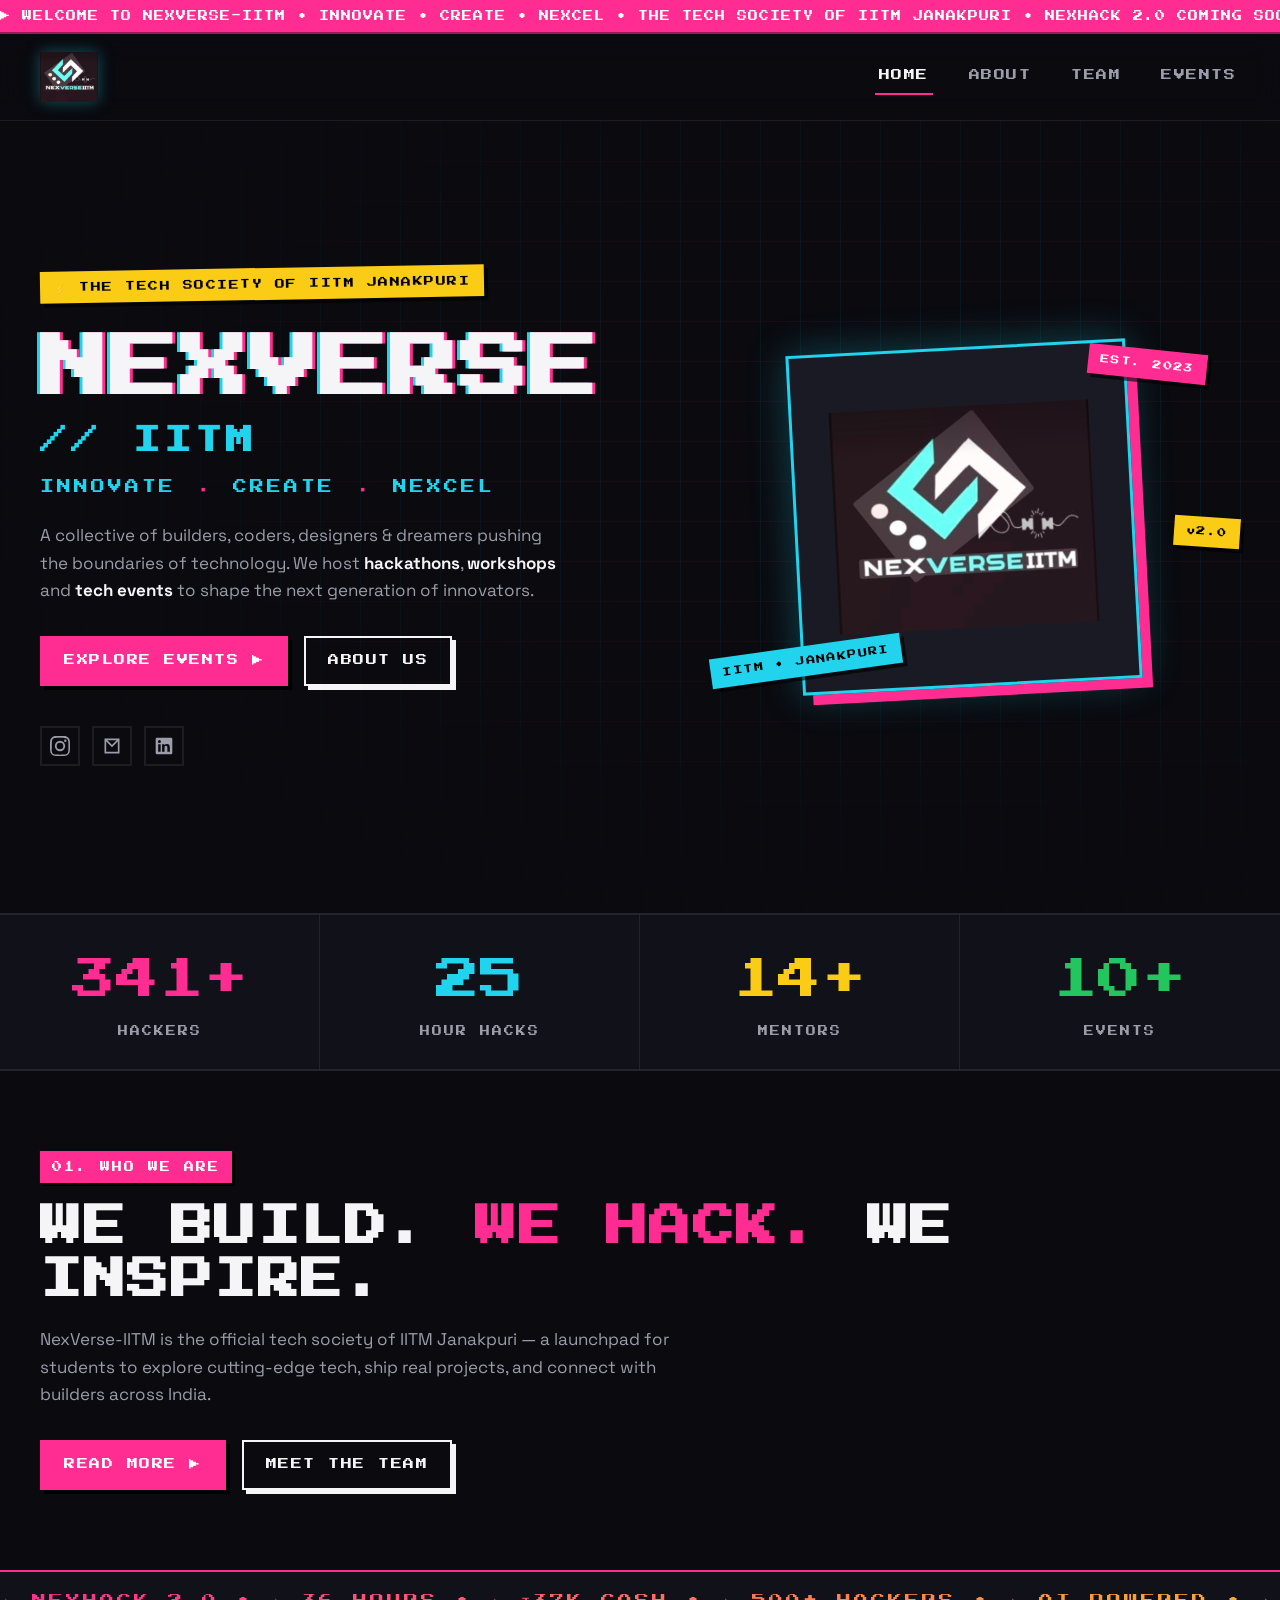
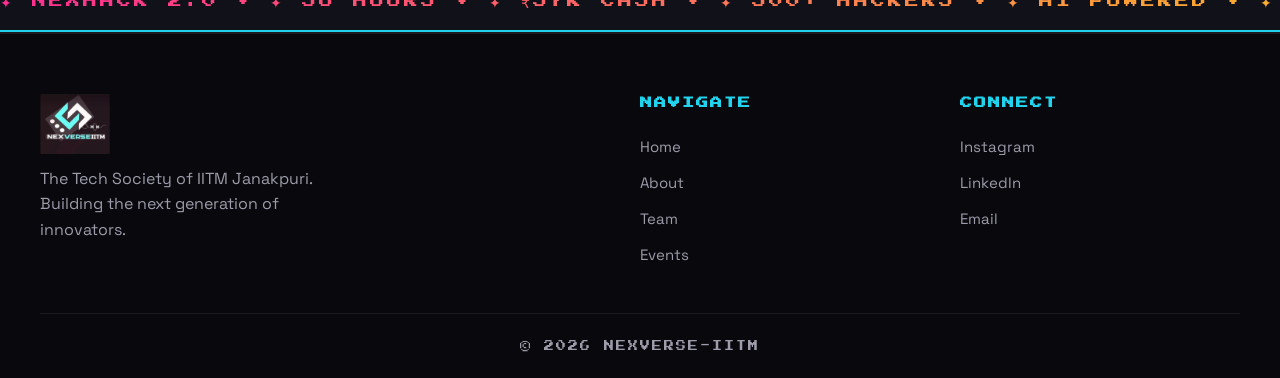
<file: index.html>
<!DOCTYPE html>
<html lang="en">
<head>
  <meta charset="UTF-8" />
  <meta name="viewport" content="width=device-width, initial-scale=1.0" />
  <title>NexVerse IITM | Innovate. Create. Nexcel.</title>
  <meta name="description" content="NexVerse-IITM — the official tech society of IITM Janakpuri. Hackathons, workshops and tech events shaping the next generation of innovators." />
  <link rel="icon" type="image/png" href="assets/favicon.png">
  <link rel="preconnect" href="https://fonts.googleapis.com">
  <link rel="preconnect" href="https://fonts.gstatic.com" crossorigin>
  <link href="https://fonts.googleapis.com/css2?family=Press+Start+2P&family=Space+Grotesk:wght@400;500;600;700&display=swap" rel="stylesheet">
  <link rel="stylesheet" href="css/style.css" />
</head>
<body>
  <!-- Top ticker -->
  <div class="ticker-bar" aria-hidden="true">
    <div class="ticker-track">
      <span>▶ WELCOME TO NEXVERSE-IITM • INNOVATE • CREATE • NEXCEL • THE TECH SOCIETY OF IITM JANAKPURI • NEXHACK 2.0 COMING SOON • ▶ WELCOME TO NEXVERSE-IITM • INNOVATE • CREATE • NEXCEL • THE TECH SOCIETY OF IITM JANAKPURI • NEXHACK 2.0 COMING SOON •</span>
    </div>
  </div>

  <!-- Header / Nav -->
  <header class="site-header">
    <a href="index.html" class="logo-link">
      <img src="assets/logo.jpg" alt="NexVerse IITM" class="logo-img" />
    </a>
    <nav class="main-nav" id="mainNav">
      <a href="index.html" class="nav-link active">HOME</a>
      <a href="about.html" class="nav-link">ABOUT</a>
      <a href="team.html" class="nav-link">TEAM</a>
      <a href="events.html" class="nav-link">EVENTS</a>
    </nav>
    <button class="nav-toggle" id="navToggle" aria-label="Toggle menu" aria-expanded="false" aria-controls="mainNav">
      <span></span><span></span><span></span>
    </button>
  </header>

  <!-- HERO -->
  <section class="hero">
    <div class="pixel-grid"></div>
    <div class="hero-content">
      <div class="hero-badge">⚡ THE TECH SOCIETY OF IITM JANAKPURI</div>
      <h1 class="hero-title">
        <span class="glitch" data-text="NEXVERSE">NEXVERSE</span>
        <span class="hero-title-sub">// IITM</span>
      </h1>
      <p class="hero-tagline">INNOVATE <span class="dot-sep">▪</span> CREATE <span class="dot-sep">▪</span> NEXCEL</p>
      <p class="hero-desc">
        A collective of builders, coders, designers &amp; dreamers pushing the boundaries of technology.
        We host <strong>hackathons</strong>, <strong>workshops</strong> and <strong>tech events</strong> to shape the next generation of innovators.
      </p>
      <div class="hero-cta">
        <a href="events.html" class="btn btn-primary">EXPLORE EVENTS ▶</a>
        <a href="about.html" class="btn btn-ghost">ABOUT US</a>
      </div>
      <div class="hero-socials">
        <a href="https://www.instagram.com/nexverse_iitm/" target="_blank" rel="noopener" aria-label="Instagram">
          <svg viewBox="0 0 24 24" width="20" height="20" fill="currentColor"><path d="M12 2.2c3.2 0 3.6 0 4.8.1 1.2.1 1.9.2 2.3.4.6.2 1 .5 1.5 1s.8.9 1 1.5c.2.4.3 1.1.4 2.3.1 1.2.1 1.6.1 4.8s0 3.6-.1 4.8c-.1 1.2-.2 1.9-.4 2.3-.2.6-.5 1-1 1.5s-.9.8-1.5 1c-.4.2-1.1.3-2.3.4-1.2.1-1.6.1-4.8.1s-3.6 0-4.8-.1c-1.2-.1-1.9-.2-2.3-.4-.6-.2-1-.5-1.5-1s-.8-.9-1-1.5c-.2-.4-.3-1.1-.4-2.3C2.2 15.6 2.2 15.2 2.2 12s0-3.6.1-4.8c.1-1.2.2-1.9.4-2.3.2-.6.5-1 1-1.5s.9-.8 1.5-1c.4-.2 1.1-.3 2.3-.4C8.4 2.2 8.8 2.2 12 2.2M12 0C8.7 0 8.3 0 7.1.1 5.8.1 5 .3 4.2.6c-.8.3-1.5.7-2.2 1.4S.9 3.4.6 4.2C.3 5 .1 5.8.1 7.1 0 8.3 0 8.7 0 12s0 3.7.1 4.9c0 1.3.2 2.1.5 2.9.3.8.7 1.5 1.4 2.2.7.7 1.4 1.1 2.2 1.4.8.3 1.6.5 2.9.5C8.3 24 8.7 24 12 24s3.7 0 4.9-.1c1.3 0 2.1-.2 2.9-.5.8-.3 1.5-.7 2.2-1.4.7-.7 1.1-1.4 1.4-2.2.3-.8.5-1.6.5-2.9.1-1.2.1-1.6.1-4.9s0-3.7-.1-4.9c0-1.3-.2-2.1-.5-2.9-.3-.8-.7-1.5-1.4-2.2-.7-.7-1.4-1.1-2.2-1.4-.8-.3-1.6-.5-2.9-.5C15.7 0 15.3 0 12 0zm0 5.8a6.2 6.2 0 100 12.4 6.2 6.2 0 000-12.4zM12 16a4 4 0 110-8 4 4 0 010 8zm6.4-11.8a1.4 1.4 0 100 2.9 1.4 1.4 0 000-2.9z"/></svg>
        </a>
        <a href="mailto:nexverse.iitm@gmail.com" aria-label="Email">
          <svg viewBox="0 0 24 24" width="20" height="20" fill="none" stroke="currentColor" stroke-width="2"><path d="M4 4h16v16H4z"/><path d="M4 4l8 8 8-8"/></svg>
        </a>
        <a href="https://www.linkedin.com/in/geek-room-iitm/" target="_blank" rel="noopener" aria-label="LinkedIn">
          <svg viewBox="0 0 24 24" width="20" height="20" fill="currentColor"><path d="M20.5 2h-17A1.5 1.5 0 002 3.5v17A1.5 1.5 0 003.5 22h17a1.5 1.5 0 001.5-1.5v-17A1.5 1.5 0 0020.5 2zM8 19H5v-9h3zM6.5 8.3A1.8 1.8 0 118.3 6.5 1.8 1.8 0 016.5 8.3zM19 19h-3v-4.7c0-1.1 0-2.6-1.6-2.6S12.7 13 12.7 14.2V19h-3v-9h2.9v1.2A3.2 3.2 0 0115.4 9.7c3 0 3.6 2 3.6 4.6z"/></svg>
        </a>
      </div>
    </div>
    <div class="hero-visual">
      <div class="logo-card">
        <img src="assets/logo.jpg" alt="NexVerse Logo" />
      </div>
      <div class="floating-badge badge-pink">EST. 2023</div>
      <div class="floating-badge badge-cyan">IITM • JANAKPURI</div>
      <div class="floating-badge badge-yellow">v2.0</div>
    </div>
  </section>

  <!-- Stats strip -->
  <section class="stats-strip">
    <div class="stat"><span class="stat-num pink" data-count="500" data-suffix="+">500+</span><span class="stat-label">HACKERS</span></div>
    <div class="stat"><span class="stat-num cyan" data-count="36">36</span><span class="stat-label">HOUR HACKS</span></div>
    <div class="stat"><span class="stat-num yellow" data-count="20" data-suffix="+">20+</span><span class="stat-label">MENTORS</span></div>
    <div class="stat"><span class="stat-num green" data-count="15" data-suffix="+">15+</span><span class="stat-label">EVENTS</span></div>
  </section>

  <!-- Quick About -->
  <section class="section">
    <div class="section-tag">01. WHO WE ARE</div>
    <h2 class="section-title">WE BUILD. <span class="pink">WE HACK.</span> WE INSPIRE.</h2>
    <p class="section-desc">
      NexVerse-IITM is the official tech society of IITM Janakpuri — a launchpad for students to explore
      cutting-edge tech, ship real projects, and connect with builders across India.
    </p>
    <div class="cta-row">
      <a href="about.html" class="btn btn-primary">READ MORE ▶</a>
      <a href="team.html" class="btn btn-ghost">MEET THE TEAM</a>
    </div>
  </section>

  <!-- Marquee -->
  <div class="marquee" aria-hidden="true">
    <div class="marquee-track">
      <span>✦ NEXHACK 2.0 • ✦ 36 HOURS • ✦ ₹37K CASH • ✦ 500+ HACKERS • ✦ AI POWERED • ✦ NATIONAL LEVEL • ✦ NEXHACK 2.0 • ✦ 36 HOURS • ✦ ₹37K CASH • ✦ 500+ HACKERS • ✦ AI POWERED • ✦ NATIONAL LEVEL •</span>
    </div>
  </div>

  <!-- Footer -->
  <footer class="site-footer">
    <div class="footer-grid">
      <div>
        <img src="assets/logo.jpg" alt="NexVerse" class="footer-logo"/>
        <p>The Tech Society of IITM Janakpuri. Building the next generation of innovators.</p>
      </div>
      <div>
        <h4>NAVIGATE</h4>
        <a href="index.html">Home</a>
        <a href="about.html">About</a>
        <a href="team.html">Team</a>
        <a href="events.html">Events</a>
      </div>
      <div>
        <h4>CONNECT</h4>
        <a href="https://www.instagram.com/nexverse_iitm/" target="_blank">Instagram</a>
        <a href="https://www.linkedin.com/in/geek-room-iitm/" target="_blank">LinkedIn</a>
        <a href="mailto:nexverse.iitm@gmail.com">Email</a>
      </div>
    </div>
    <div class="footer-bottom">© <span id="year"></span> NEXVERSE-IITM</div>
  </footer>

  <script src="js/script.js"></script>
</body>
</html>
</file>
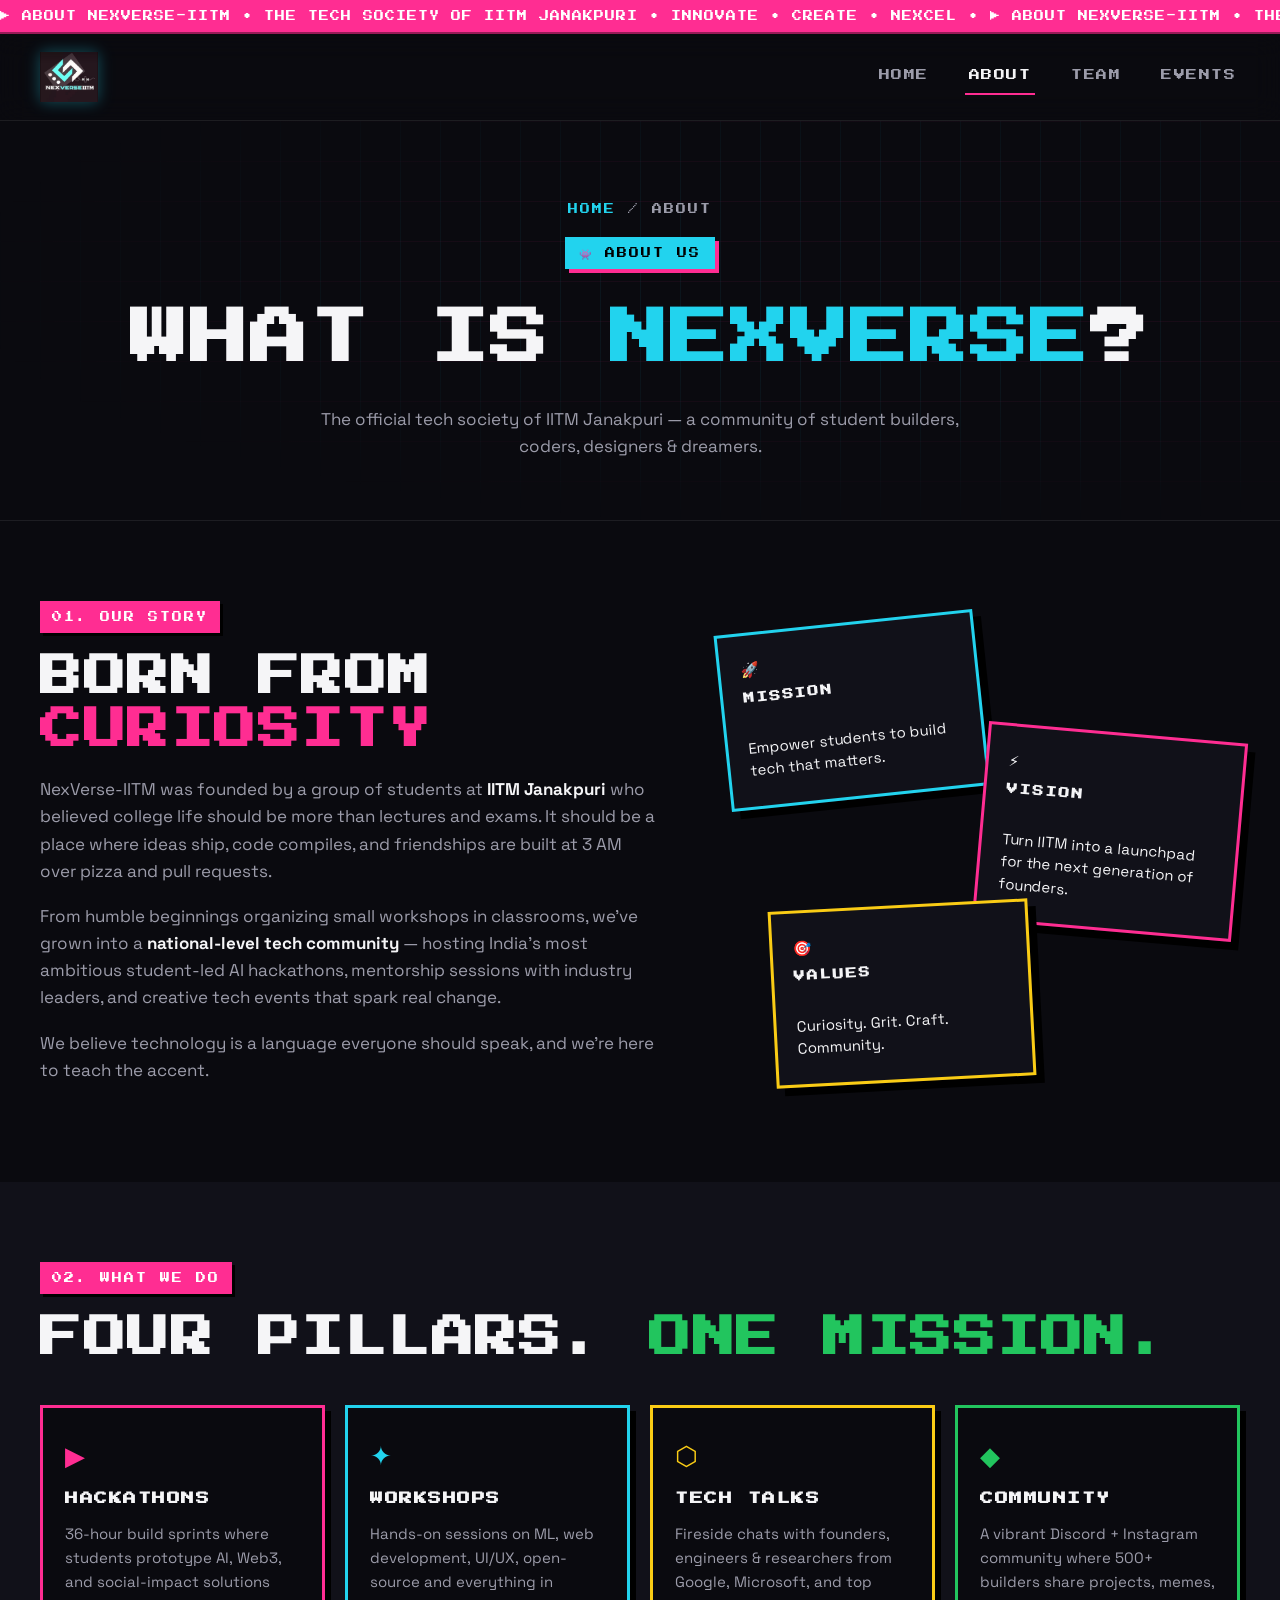
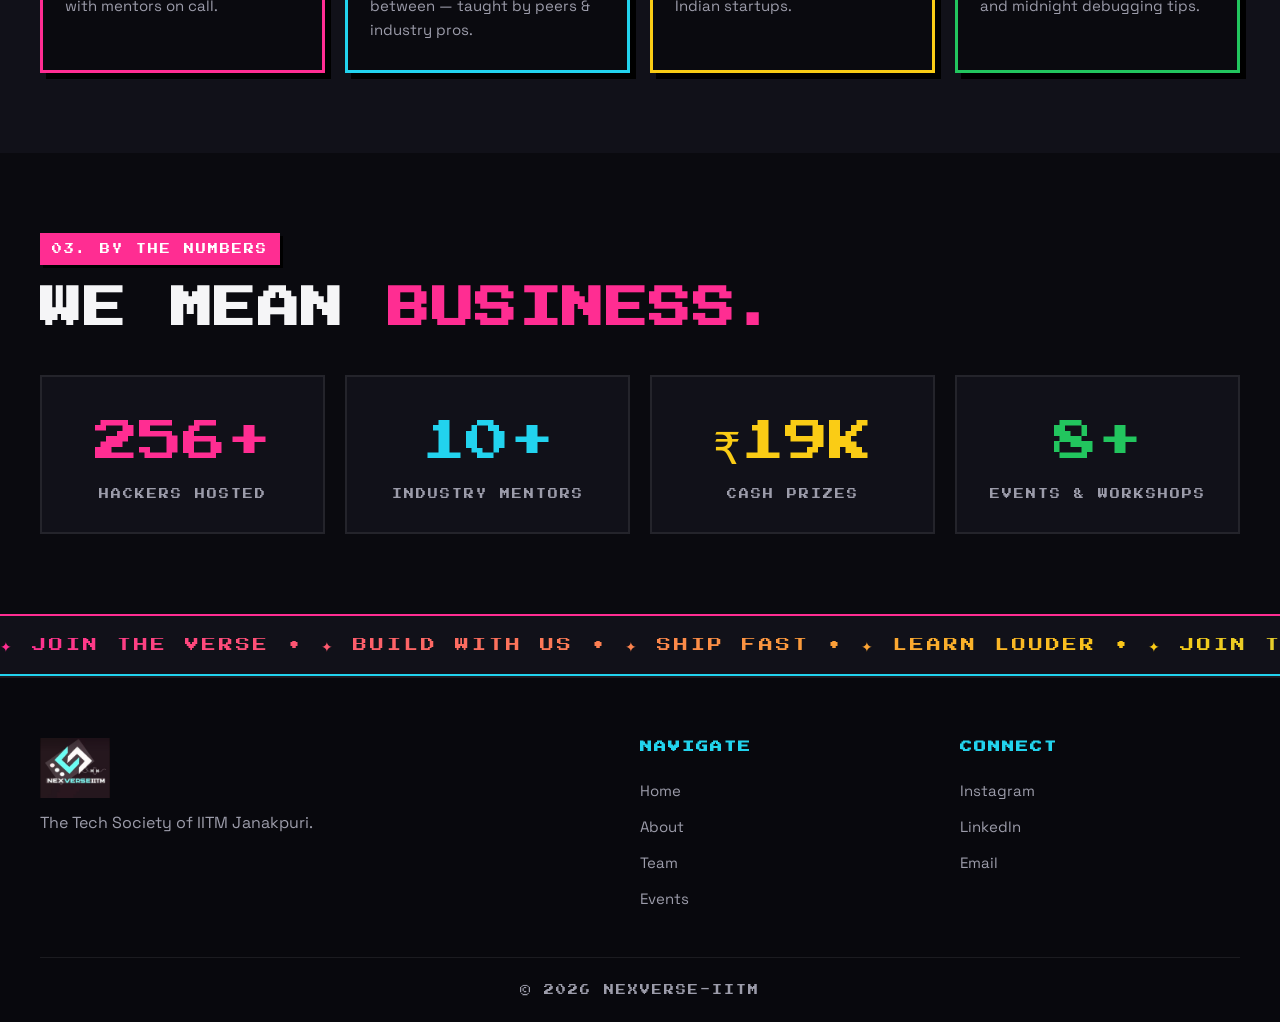
<file: about.html>
<!DOCTYPE html>
<html lang="en">
<head>
  <meta charset="UTF-8" />
  <meta name="viewport" content="width=device-width, initial-scale=1.0" />
  <title>About | NexVerse IITM</title>
  <meta name="description" content="About NexVerse-IITM — our story, mission and the student community behind IITM Janakpuri's official tech society." />
  <link rel="icon" type="image/png" href="assets/favicon.png">
  <link rel="preconnect" href="https://fonts.googleapis.com">
  <link rel="preconnect" href="https://fonts.gstatic.com" crossorigin>
  <link href="https://fonts.googleapis.com/css2?family=Press+Start+2P&family=Space+Grotesk:wght@400;500;600;700&display=swap" rel="stylesheet">
  <link rel="stylesheet" href="css/style.css" />
</head>
<body>
  <div class="ticker-bar" aria-hidden="true">
    <div class="ticker-track">
      <span>▶ ABOUT NEXVERSE-IITM • THE TECH SOCIETY OF IITM JANAKPURI • INNOVATE • CREATE • NEXCEL • ▶ ABOUT NEXVERSE-IITM • THE TECH SOCIETY OF IITM JANAKPURI • INNOVATE • CREATE • NEXCEL •</span>
    </div>
  </div>

  <header class="site-header">
    <a href="index.html" class="logo-link"><img src="assets/logo.jpg" alt="NexVerse IITM" class="logo-img" /></a>
    <nav class="main-nav" id="mainNav">
      <a href="index.html" class="nav-link">HOME</a>
      <a href="about.html" class="nav-link active">ABOUT</a>
      <a href="team.html" class="nav-link">TEAM</a>
      <a href="events.html" class="nav-link">EVENTS</a>
    </nav>
    <button class="nav-toggle" id="navToggle" aria-label="Toggle menu" aria-expanded="false" aria-controls="mainNav"><span></span><span></span><span></span></button>
  </header>

  <!-- Page Header -->
  <section class="page-hero">
    <div class="pixel-grid"></div>
    <div class="breadcrumb"><a href="index.html">HOME</a> / <span>ABOUT</span></div>
    <div class="page-badge">👾 ABOUT US</div>
    <h1 class="page-title">WHAT IS <span class="cyan">NEXVERSE</span>?</h1>
    <p class="page-desc">The official tech society of IITM Janakpuri — a community of student builders, coders, designers &amp; dreamers.</p>
  </section>

  <!-- About content -->
  <section class="section">
    <div class="about-grid">
      <div class="about-text">
        <div class="section-tag">01. OUR STORY</div>
        <h2 class="section-title">BORN FROM <span class="pink">CURIOSITY</span></h2>
        <p>NexVerse-IITM was founded by a group of students at <strong>IITM Janakpuri</strong> who believed college life should be more than lectures and exams. It should be a place where ideas ship, code compiles, and friendships are built at 3 AM over pizza and pull requests.</p>
        <p>From humble beginnings organizing small workshops in classrooms, we've grown into a <strong>national-level tech community</strong> — hosting India's most ambitious student-led AI hackathons, mentorship sessions with industry leaders, and creative tech events that spark real change.</p>
        <p>We believe technology is a language everyone should speak, and we're here to teach the accent.</p>
      </div>
      <div class="about-visual">
        <div class="tilt-card tilt-1"><div class="tilt-inner cyan-border">🚀<br/><strong>MISSION</strong><br/>Empower students to build tech that matters.</div></div>
        <div class="tilt-card tilt-2"><div class="tilt-inner pink-border">⚡<br/><strong>VISION</strong><br/>Turn IITM into a launchpad for the next generation of founders.</div></div>
        <div class="tilt-card tilt-3"><div class="tilt-inner yellow-border">🎯<br/><strong>VALUES</strong><br/>Curiosity. Grit. Craft. Community.</div></div>
      </div>
    </div>
  </section>

  <!-- What We Do -->
  <section class="section alt-bg">
    <div class="section-tag">02. WHAT WE DO</div>
    <h2 class="section-title">FOUR PILLARS. <span class="green">ONE MISSION.</span></h2>
    <div class="pillar-grid">
      <div class="pillar-card border-pink">
        <div class="pillar-icon">▶</div>
        <h3>HACKATHONS</h3>
        <p>36-hour build sprints where students prototype AI, Web3, and social-impact solutions with mentors on call.</p>
      </div>
      <div class="pillar-card border-cyan">
        <div class="pillar-icon">✦</div>
        <h3>WORKSHOPS</h3>
        <p>Hands-on sessions on ML, web development, UI/UX, open-source and everything in between — taught by peers &amp; industry pros.</p>
      </div>
      <div class="pillar-card border-yellow">
        <div class="pillar-icon">⬡</div>
        <h3>TECH TALKS</h3>
        <p>Fireside chats with founders, engineers &amp; researchers from Google, Microsoft, and top Indian startups.</p>
      </div>
      <div class="pillar-card border-green">
        <div class="pillar-icon">◆</div>
        <h3>COMMUNITY</h3>
        <p>A vibrant Discord + Instagram community where 500+ builders share projects, memes, and midnight debugging tips.</p>
      </div>
    </div>
  </section>

  <!-- Numbers -->
  <section class="section">
    <div class="section-tag">03. BY THE NUMBERS</div>
    <h2 class="section-title">WE MEAN <span class="pink">BUSINESS.</span></h2>
    <div class="num-grid">
      <div class="num-card"><span class="stat-num pink" data-count="500" data-suffix="+">500+</span><span class="stat-label">HACKERS HOSTED</span></div>
      <div class="num-card"><span class="stat-num cyan" data-count="20" data-suffix="+">20+</span><span class="stat-label">INDUSTRY MENTORS</span></div>
      <div class="num-card"><span class="stat-num yellow" data-prefix="₹" data-count="37" data-suffix="K">₹37K</span><span class="stat-label">CASH PRIZES</span></div>
      <div class="num-card"><span class="stat-num green" data-count="15" data-suffix="+">15+</span><span class="stat-label">EVENTS &amp; WORKSHOPS</span></div>
    </div>
  </section>

  <div class="marquee" aria-hidden="true">
    <div class="marquee-track">
      <span>✦ JOIN THE VERSE • ✦ BUILD WITH US • ✦ SHIP FAST • ✦ LEARN LOUDER • ✦ JOIN THE VERSE • ✦ BUILD WITH US • ✦ SHIP FAST • ✦ LEARN LOUDER •</span>
    </div>
  </div>

  <footer class="site-footer">
    <div class="footer-grid">
      <div>
        <img src="assets/logo.jpg" alt="NexVerse" class="footer-logo"/>
        <p>The Tech Society of IITM Janakpuri.</p>
      </div>
      <div>
        <h4>NAVIGATE</h4>
        <a href="index.html">Home</a><a href="about.html">About</a><a href="team.html">Team</a><a href="events.html">Events</a>
      </div>
      <div>
        <h4>CONNECT</h4>
        <a href="https://www.instagram.com/nexverse_iitm/" target="_blank">Instagram</a>
        <a href="https://www.linkedin.com/in/geek-room-iitm/" target="_blank">LinkedIn</a>
        <a href="mailto:nexverse.iitm@gmail.com">Email</a>
      </div>
    </div>
    <div class="footer-bottom">© <span id="year"></span> NEXVERSE-IITM</div>
  </footer>
  <script src="js/script.js"></script>
</body>
</html>
</file>
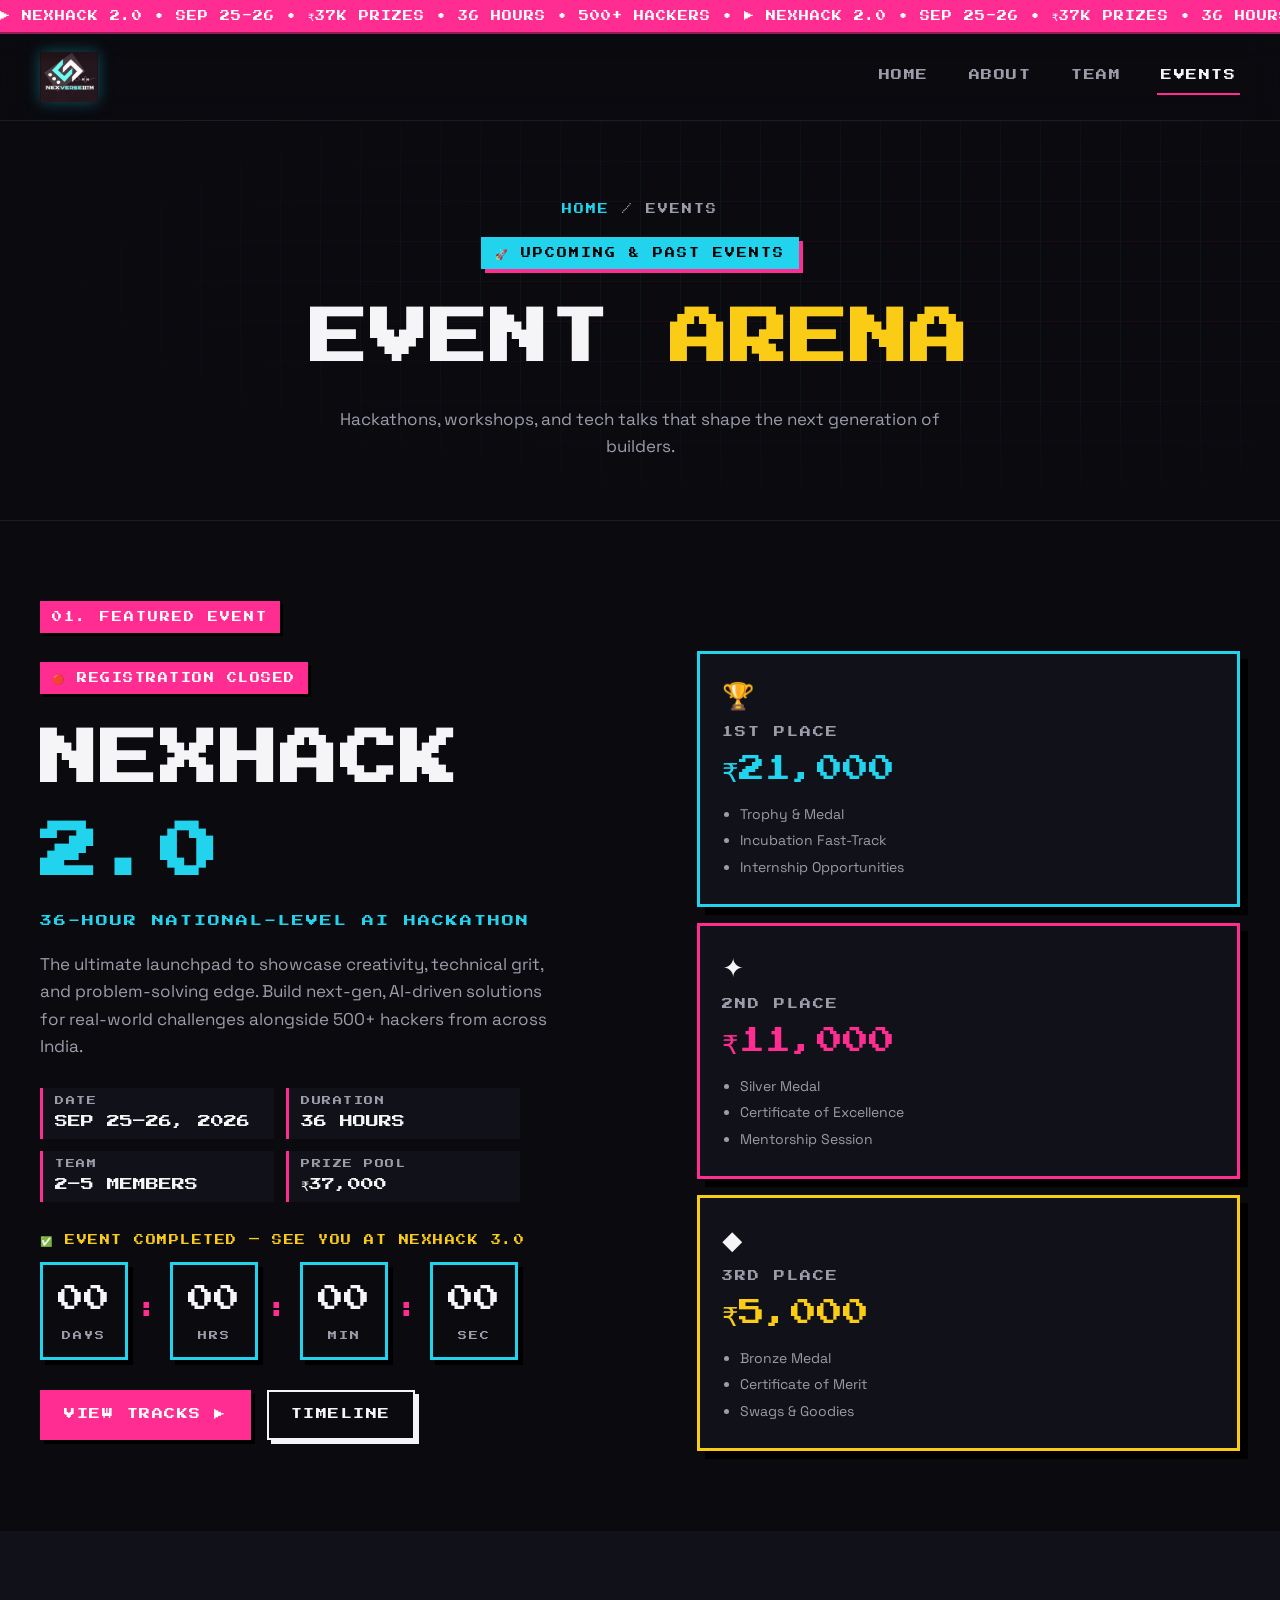
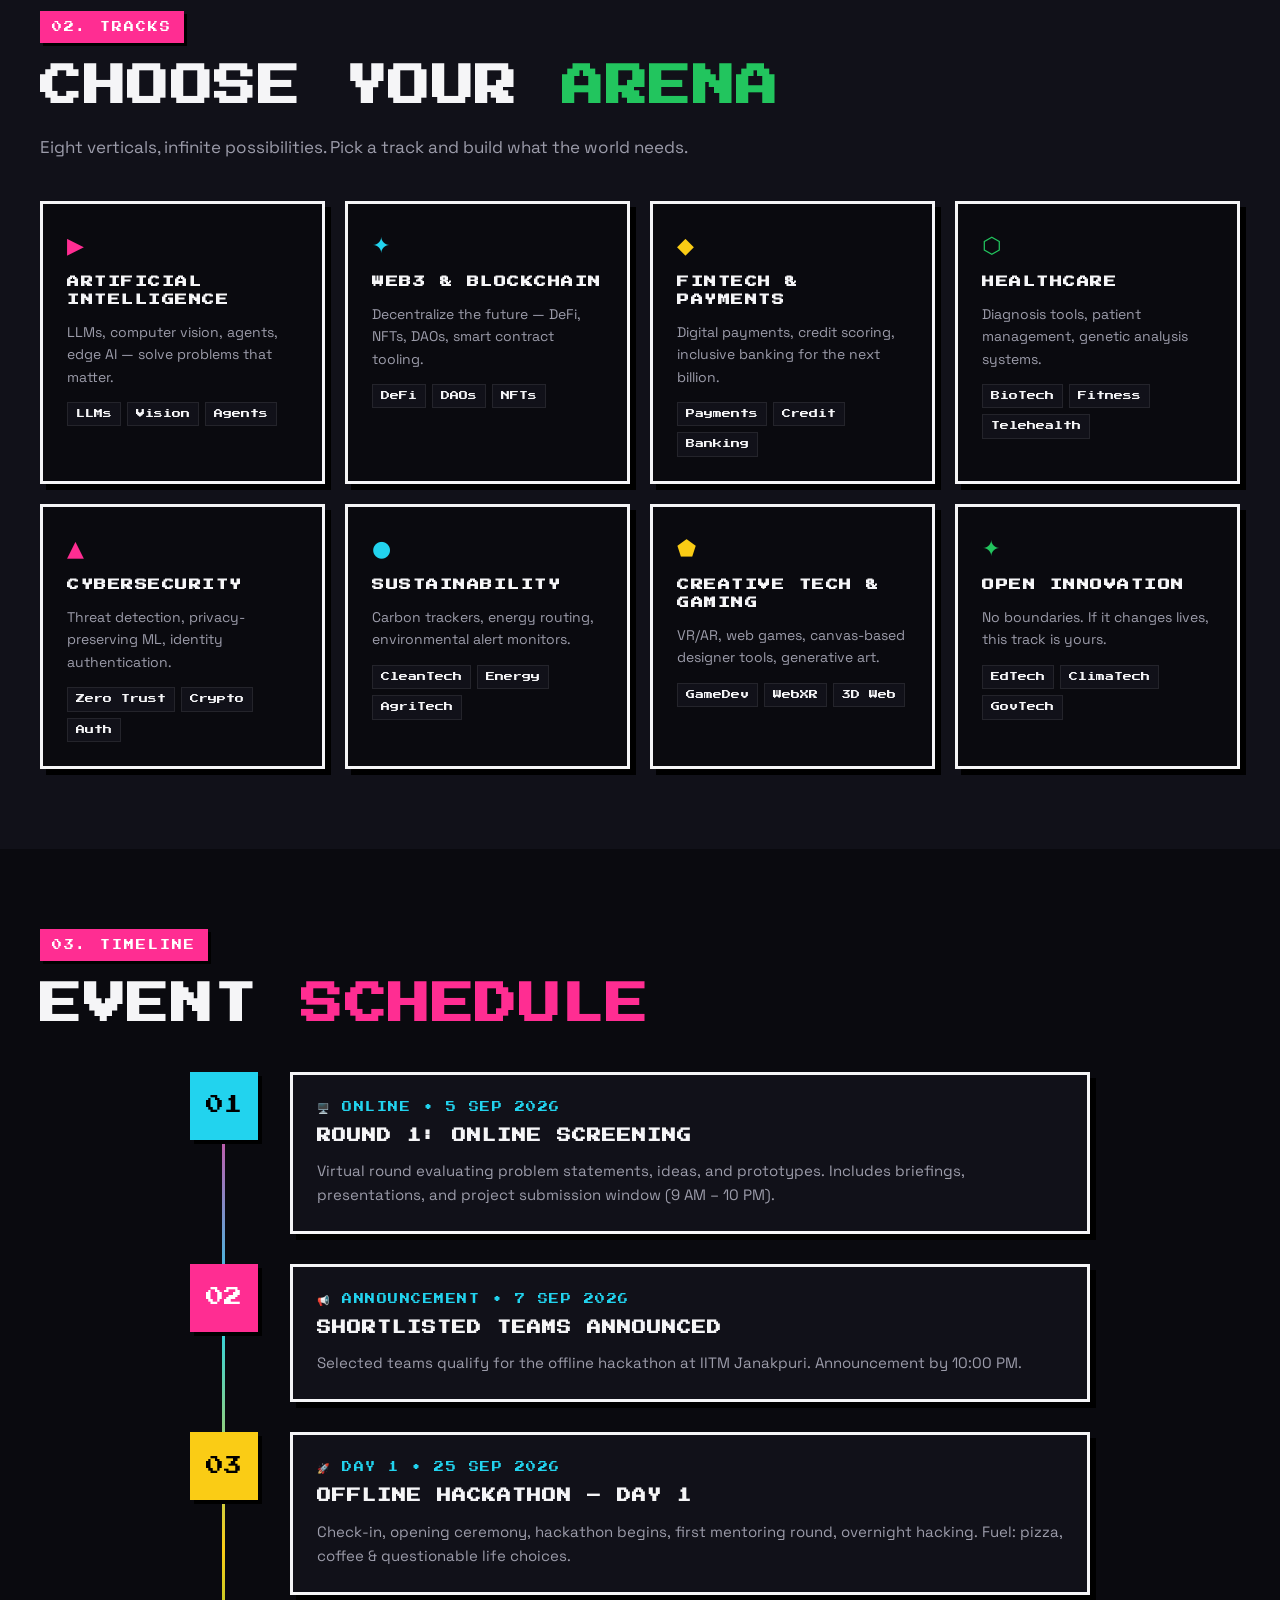
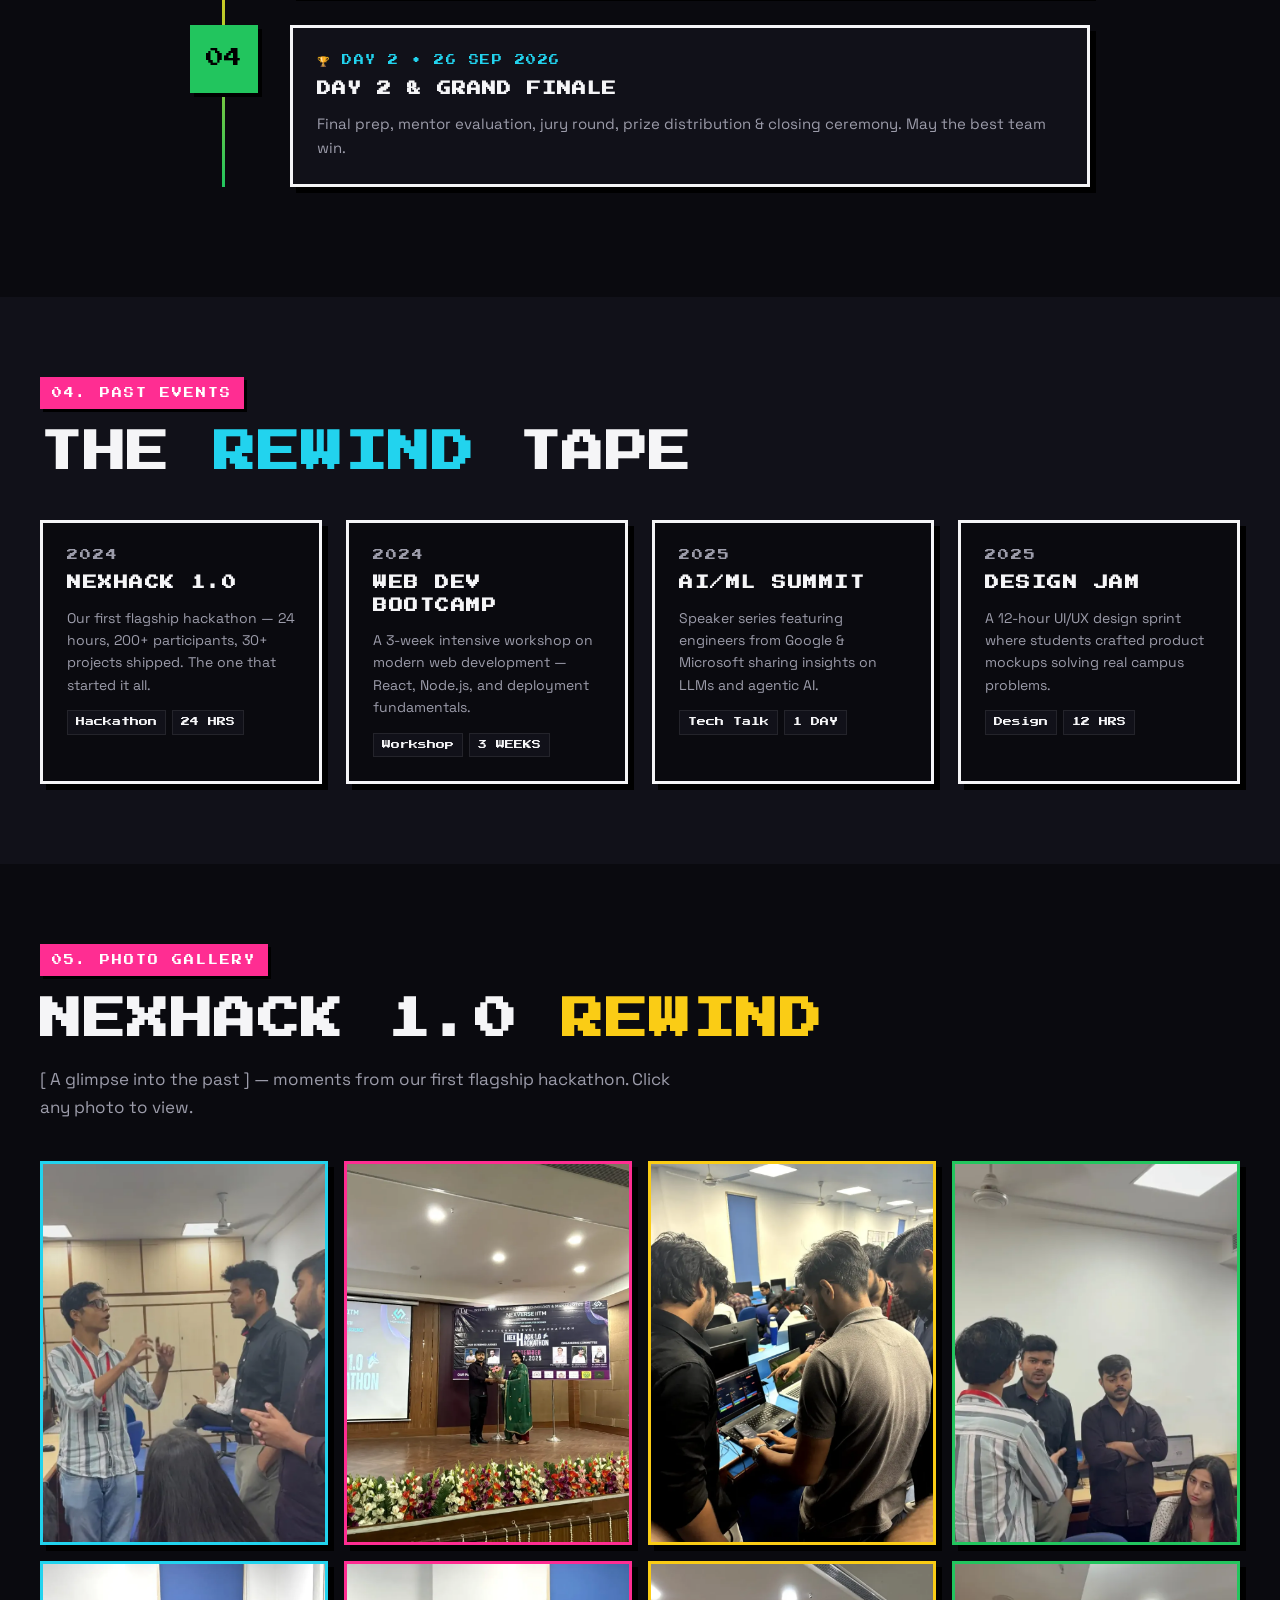
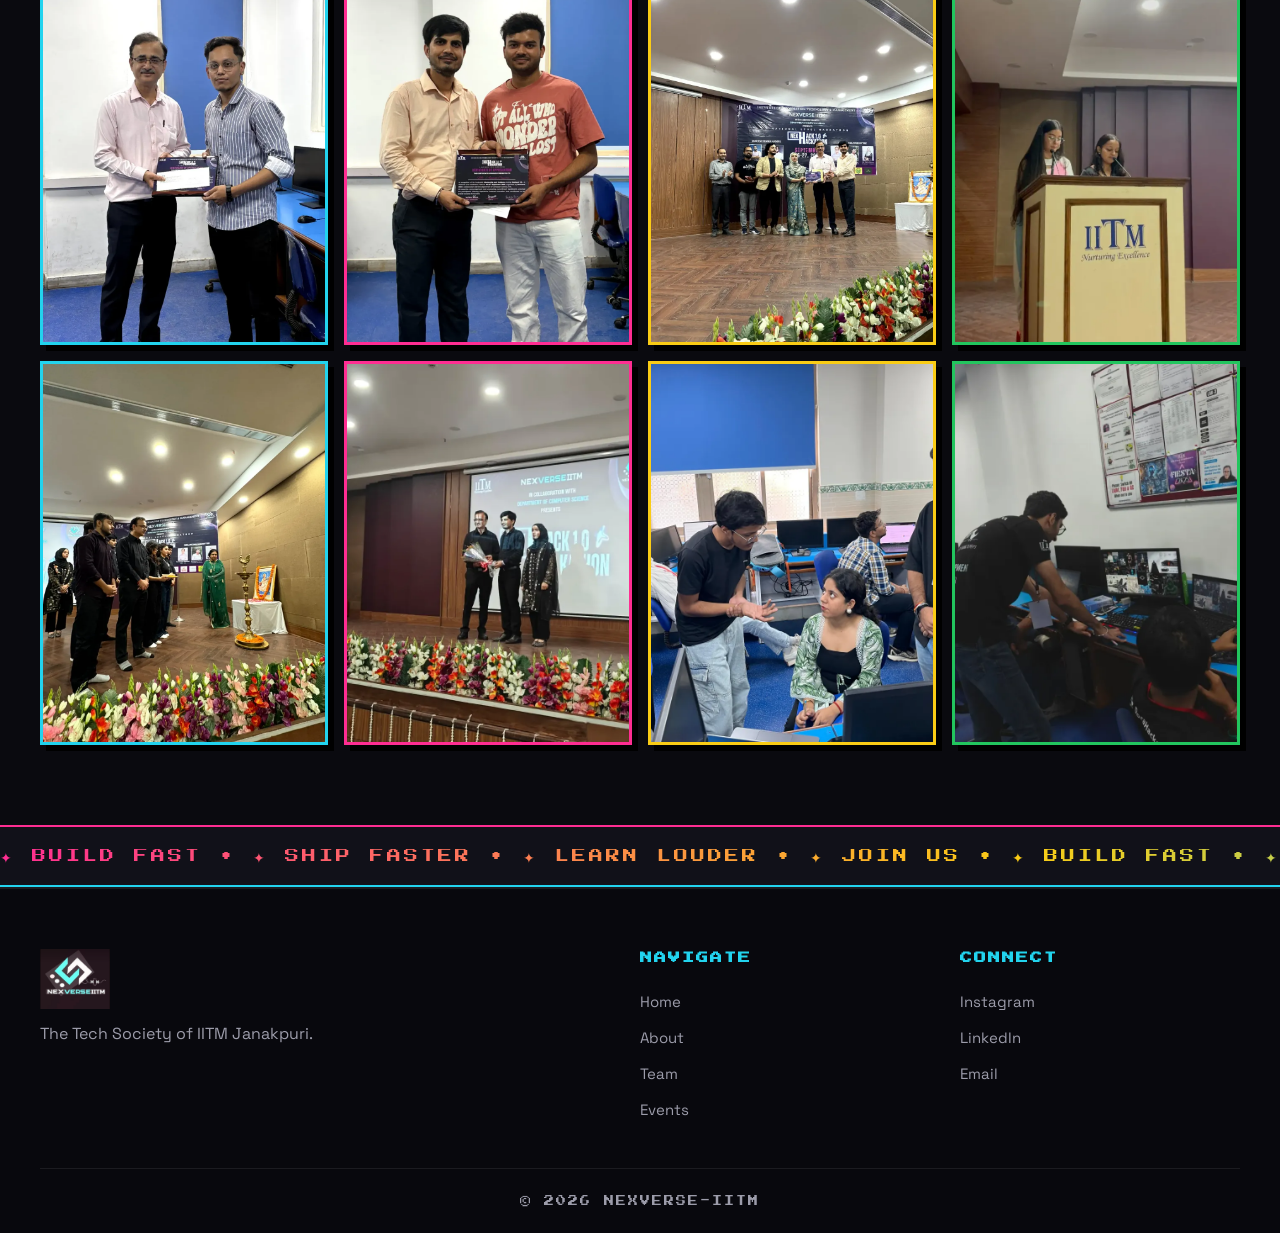
<file: events.html>
<!DOCTYPE html>
<html lang="en">
<head>
  <meta charset="UTF-8" />
  <meta name="viewport" content="width=device-width, initial-scale=1.0" />
  <title>Events | NexVerse IITM</title>
  <meta name="description" content="Events by NexVerse-IITM — NexHack 2.0, our 36-hour national-level AI hackathon, plus past workshops and tech talks." />
  <link rel="icon" type="image/png" href="assets/favicon.png">
  <link rel="preconnect" href="https://fonts.googleapis.com">
  <link rel="preconnect" href="https://fonts.gstatic.com" crossorigin>
  <link href="https://fonts.googleapis.com/css2?family=Press+Start+2P&family=Space+Grotesk:wght@400;500;600;700&display=swap" rel="stylesheet">
  <link rel="stylesheet" href="css/style.css" />
</head>
<body>
  <div class="ticker-bar" aria-hidden="true">
    <div class="ticker-track">
      <span>▶ NEXHACK 2.0 • SEP 25-26 • ₹37K PRIZES • 36 HOURS • 500+ HACKERS • ▶ NEXHACK 2.0 • SEP 25-26 • ₹37K PRIZES • 36 HOURS • 500+ HACKERS •</span>
    </div>
  </div>

  <header class="site-header">
    <a href="index.html" class="logo-link"><img src="assets/logo.jpg" alt="NexVerse IITM" class="logo-img" /></a>
    <nav class="main-nav" id="mainNav">
      <a href="index.html" class="nav-link">HOME</a>
      <a href="about.html" class="nav-link">ABOUT</a>
      <a href="team.html" class="nav-link">TEAM</a>
      <a href="events.html" class="nav-link active">EVENTS</a>
    </nav>
    <button class="nav-toggle" id="navToggle" aria-label="Toggle menu" aria-expanded="false" aria-controls="mainNav"><span></span><span></span><span></span></button>
  </header>

  <section class="page-hero">
    <div class="pixel-grid"></div>
    <div class="breadcrumb"><a href="index.html">HOME</a> / <span>EVENTS</span></div>
    <div class="page-badge">🚀 UPCOMING &amp; PAST EVENTS</div>
    <h1 class="page-title">EVENT <span class="yellow">ARENA</span></h1>
    <p class="page-desc">Hackathons, workshops, and tech talks that shape the next generation of builders.</p>
  </section>

  <!-- Featured Event -->
  <section class="section">
    <div class="section-tag">01. FEATURED EVENT</div>
    <div class="featured-event">
      <div class="featured-info">
        <div class="event-badge pink">🔴 REGISTRATION CLOSED</div>
        <h2 class="event-title">NEXHACK <span class="cyan">2.0</span></h2>
        <p class="event-sub">36-HOUR NATIONAL-LEVEL AI HACKATHON</p>
        <p class="event-desc">The ultimate launchpad to showcase creativity, technical grit, and problem-solving edge. Build next-gen, AI-driven solutions for real-world challenges alongside 500+ hackers from across India.</p>
        <div class="event-meta">
          <div class="meta-item"><span class="meta-label">DATE</span><span class="meta-val">SEP 25–26, 2026</span></div>
          <div class="meta-item"><span class="meta-label">DURATION</span><span class="meta-val">36 HOURS</span></div>
          <div class="meta-item"><span class="meta-label">TEAM</span><span class="meta-val">2–5 MEMBERS</span></div>
          <div class="meta-item"><span class="meta-label">PRIZE POOL</span><span class="meta-val">₹37,000</span></div>
        </div>
        <!-- FEATURE: Live countdown (engine in js/script.js) -->
        <div class="countdown" id="countdown" role="timer" aria-label="Countdown to NexHack 2.0">
          <div class="cd-status" id="cdStatus">⏳ COUNTDOWN TO DAY 1 • SEP 25, 2026</div>
          <div class="cd-box"><span class="cd-num" id="cdDays">--</span><span class="cd-label">DAYS</span></div>
          <div class="cd-sep">:</div>
          <div class="cd-box"><span class="cd-num" id="cdHours">--</span><span class="cd-label">HRS</span></div>
          <div class="cd-sep">:</div>
          <div class="cd-box"><span class="cd-num" id="cdMins">--</span><span class="cd-label">MIN</span></div>
          <div class="cd-sep">:</div>
          <div class="cd-box"><span class="cd-num" id="cdSecs">--</span><span class="cd-label">SEC</span></div>
        </div>
        <div class="cta-row">
          <a href="#tracks" class="btn btn-primary">VIEW TRACKS ▶</a>
          <a href="#timeline" class="btn btn-ghost">TIMELINE</a>
        </div>
      </div>
      <div class="featured-visual">
        <div class="prize-card first">
          <div class="prize-rank">🏆</div>
          <div class="prize-place">1ST PLACE</div>
          <div class="prize-amt cyan">₹21,000</div>
          <ul><li>Trophy &amp; Medal</li><li>Incubation Fast-Track</li><li>Internship Opportunities</li></ul>
        </div>
        <div class="prize-card second">
          <div class="prize-rank">✦</div>
          <div class="prize-place">2ND PLACE</div>
          <div class="prize-amt pink">₹11,000</div>
          <ul><li>Silver Medal</li><li>Certificate of Excellence</li><li>Mentorship Session</li></ul>
        </div>
        <div class="prize-card third">
          <div class="prize-rank">◆</div>
          <div class="prize-place">3RD PLACE</div>
          <div class="prize-amt yellow">₹5,000</div>
          <ul><li>Bronze Medal</li><li>Certificate of Merit</li><li>Swags &amp; Goodies</li></ul>
        </div>
      </div>
    </div>
  </section>

  <!-- Tracks -->
  <section class="section alt-bg" id="tracks">
    <div class="section-tag">02. TRACKS</div>
    <h2 class="section-title">CHOOSE YOUR <span class="green">ARENA</span></h2>
    <p class="section-desc">Eight verticals, infinite possibilities. Pick a track and build what the world needs.</p>
    <div class="track-grid">
      <div class="track-card border-pink"><div class="track-icon">▶</div><h3>ARTIFICIAL INTELLIGENCE</h3><p>LLMs, computer vision, agents, edge AI — solve problems that matter.</p><div class="tags"><span>LLMs</span><span>Vision</span><span>Agents</span></div></div>
      <div class="track-card border-cyan"><div class="track-icon">✦</div><h3>WEB3 &amp; BLOCKCHAIN</h3><p>Decentralize the future — DeFi, NFTs, DAOs, smart contract tooling.</p><div class="tags"><span>DeFi</span><span>DAOs</span><span>NFTs</span></div></div>
      <div class="track-card border-yellow"><div class="track-icon">◆</div><h3>FINTECH &amp; PAYMENTS</h3><p>Digital payments, credit scoring, inclusive banking for the next billion.</p><div class="tags"><span>Payments</span><span>Credit</span><span>Banking</span></div></div>
      <div class="track-card border-green"><div class="track-icon">⬡</div><h3>HEALTHCARE</h3><p>Diagnosis tools, patient management, genetic analysis systems.</p><div class="tags"><span>BioTech</span><span>Fitness</span><span>Telehealth</span></div></div>
      <div class="track-card border-pink"><div class="track-icon">▲</div><h3>CYBERSECURITY</h3><p>Threat detection, privacy-preserving ML, identity authentication.</p><div class="tags"><span>Zero Trust</span><span>Crypto</span><span>Auth</span></div></div>
      <div class="track-card border-cyan"><div class="track-icon">●</div><h3>SUSTAINABILITY</h3><p>Carbon trackers, energy routing, environmental alert monitors.</p><div class="tags"><span>CleanTech</span><span>Energy</span><span>AgriTech</span></div></div>
      <div class="track-card border-yellow"><div class="track-icon">⬟</div><h3>CREATIVE TECH &amp; GAMING</h3><p>VR/AR, web games, canvas-based designer tools, generative art.</p><div class="tags"><span>GameDev</span><span>WebXR</span><span>3D Web</span></div></div>
      <div class="track-card border-green"><div class="track-icon">✦</div><h3>OPEN INNOVATION</h3><p>No boundaries. If it changes lives, this track is yours.</p><div class="tags"><span>EdTech</span><span>ClimaTech</span><span>GovTech</span></div></div>
    </div>
  </section>

  <!-- Timeline -->
  <section class="section" id="timeline">
    <div class="section-tag">03. TIMELINE</div>
    <h2 class="section-title">EVENT <span class="pink">SCHEDULE</span></h2>
    <div class="timeline">
      <div class="tl-item">
        <div class="tl-marker cyan-bg">01</div>
        <div class="tl-card border-cyan">
          <div class="tl-tag">🖥️ ONLINE • 5 SEP 2026</div>
          <h3>ROUND 1: ONLINE SCREENING</h3>
          <p>Virtual round evaluating problem statements, ideas, and prototypes. Includes briefings, presentations, and project submission window (9 AM – 10 PM).</p>
        </div>
      </div>
      <div class="tl-item">
        <div class="tl-marker pink-bg">02</div>
        <div class="tl-card border-pink">
          <div class="tl-tag">📢 ANNOUNCEMENT • 7 SEP 2026</div>
          <h3>SHORTLISTED TEAMS ANNOUNCED</h3>
          <p>Selected teams qualify for the offline hackathon at IITM Janakpuri. Announcement by 10:00 PM.</p>
        </div>
      </div>
      <div class="tl-item">
        <div class="tl-marker yellow-bg">03</div>
        <div class="tl-card border-yellow">
          <div class="tl-tag">🚀 DAY 1 • 25 SEP 2026</div>
          <h3>OFFLINE HACKATHON – DAY 1</h3>
          <p>Check-in, opening ceremony, hackathon begins, first mentoring round, overnight hacking. Fuel: pizza, coffee &amp; questionable life choices.</p>
        </div>
      </div>
      <div class="tl-item">
        <div class="tl-marker green-bg">04</div>
        <div class="tl-card border-green">
          <div class="tl-tag">🏆 DAY 2 • 26 SEP 2026</div>
          <h3>DAY 2 &amp; GRAND FINALE</h3>
          <p>Final prep, mentor evaluation, jury round, prize distribution &amp; closing ceremony. May the best team win.</p>
        </div>
      </div>
    </div>
  </section>

  <!-- Past Events -->
  <section class="section alt-bg">
    <div class="section-tag">04. PAST EVENTS</div>
    <h2 class="section-title">THE <span class="cyan">REWIND</span> TAPE</h2>
    <div class="past-grid">
      <div class="past-card border-pink">
        <div class="past-year">2024</div>
        <h3>NEXHACK 1.0</h3>
        <p>Our first flagship hackathon — 24 hours, 200+ participants, 30+ projects shipped. The one that started it all.</p>
        <div class="past-tags"><span>Hackathon</span><span>24 HRS</span></div>
      </div>
      <div class="past-card border-cyan">
        <div class="past-year">2024</div>
        <h3>WEB DEV BOOTCAMP</h3>
        <p>A 3-week intensive workshop on modern web development — React, Node.js, and deployment fundamentals.</p>
        <div class="past-tags"><span>Workshop</span><span>3 WEEKS</span></div>
      </div>
      <div class="past-card border-yellow">
        <div class="past-year">2025</div>
        <h3>AI/ML SUMMIT</h3>
        <p>Speaker series featuring engineers from Google &amp; Microsoft sharing insights on LLMs and agentic AI.</p>
        <div class="past-tags"><span>Tech Talk</span><span>1 DAY</span></div>
      </div>
      <div class="past-card border-green">
        <div class="past-year">2025</div>
        <h3>DESIGN JAM</h3>
        <p>A 12-hour UI/UX design sprint where students crafted product mockups solving real campus problems.</p>
        <div class="past-tags"><span>Design</span><span>12 HRS</span></div>
      </div>
    </div>
  </section>

  <!-- FEATURE: NexHack 1.0 Photo Gallery (lightbox in js/script.js) -->
  <section class="section" id="gallery">
    <div class="section-tag">05. PHOTO GALLERY</div>
    <h2 class="section-title">NEXHACK 1.0 <span class="yellow">REWIND</span></h2>
    <p class="section-desc">[ A glimpse into the past ] — moments from our first flagship hackathon. Click any photo to view.</p>
    <div class="gallery-grid">
      <figure class="gallery-item"><img src="assets/gallery/nexh3.webp" alt="NexHack 1.0 — hackers at work" loading="lazy" /></figure>
      <figure class="gallery-item"><img src="assets/gallery/nexh4.webp" alt="NexHack 1.0 — team briefing" loading="lazy" /></figure>
      <figure class="gallery-item"><img src="assets/gallery/nexh5.webp" alt="NexHack 1.0 — late night coding" loading="lazy" /></figure>
      <figure class="gallery-item"><img src="assets/gallery/nexh6.webp" alt="NexHack 1.0 — mentor session" loading="lazy" /></figure>
      <figure class="gallery-item"><img src="assets/gallery/nexh9.webp" alt="NexHack 1.0 — building prototypes" loading="lazy" /></figure>
      <figure class="gallery-item"><img src="assets/gallery/nexh10.webp" alt="NexHack 1.0 — judging round" loading="lazy" /></figure>
      <figure class="gallery-item"><img src="assets/gallery/nexh12.webp" alt="NexHack 1.0 — participants collaborating" loading="lazy" /></figure>
      <figure class="gallery-item"><img src="assets/gallery/nexh13.webp" alt="NexHack 1.0 — hackathon floor" loading="lazy" /></figure>
      <figure class="gallery-item"><img src="assets/gallery/nexh15.webp" alt="NexHack 1.0 — demo prep" loading="lazy" /></figure>
      <figure class="gallery-item"><img src="assets/gallery/nexh16.webp" alt="NexHack 1.0 — demo day" loading="lazy" /></figure>
      <figure class="gallery-item"><img src="assets/gallery/nexh17.webp" alt="NexHack 1.0 — prize ceremony" loading="lazy" /></figure>
      <figure class="gallery-item"><img src="assets/gallery/nexh20.webp" alt="NexHack 1.0 — group photo" loading="lazy" /></figure>
    </div>
  </section>

  <div class="marquee" aria-hidden="true">
    <div class="marquee-track">
      <span>✦ BUILD FAST • ✦ SHIP FASTER • ✦ LEARN LOUDER • ✦ JOIN US • ✦ BUILD FAST • ✦ SHIP FASTER • ✦ LEARN LOUDER • ✦ JOIN US •</span>
    </div>
  </div>

  <footer class="site-footer">
    <div class="footer-grid">
      <div>
        <img src="assets/logo.jpg" alt="NexVerse" class="footer-logo"/>
        <p>The Tech Society of IITM Janakpuri.</p>
      </div>
      <div>
        <h4>NAVIGATE</h4>
        <a href="index.html">Home</a><a href="about.html">About</a><a href="team.html">Team</a><a href="events.html">Events</a>
      </div>
      <div>
        <h4>CONNECT</h4>
        <a href="https://www.instagram.com/nexverse_iitm/" target="_blank">Instagram</a>
        <a href="https://www.linkedin.com/in/geek-room-iitm/" target="_blank">LinkedIn</a>
        <a href="mailto:nexverse.iitm@gmail.com">Email</a>
      </div>
    </div>
    <div class="footer-bottom">© <span id="year"></span> NEXVERSE-IITM</div>
  </footer>
  <script src="js/script.js"></script>
</body>
</html>
</file>
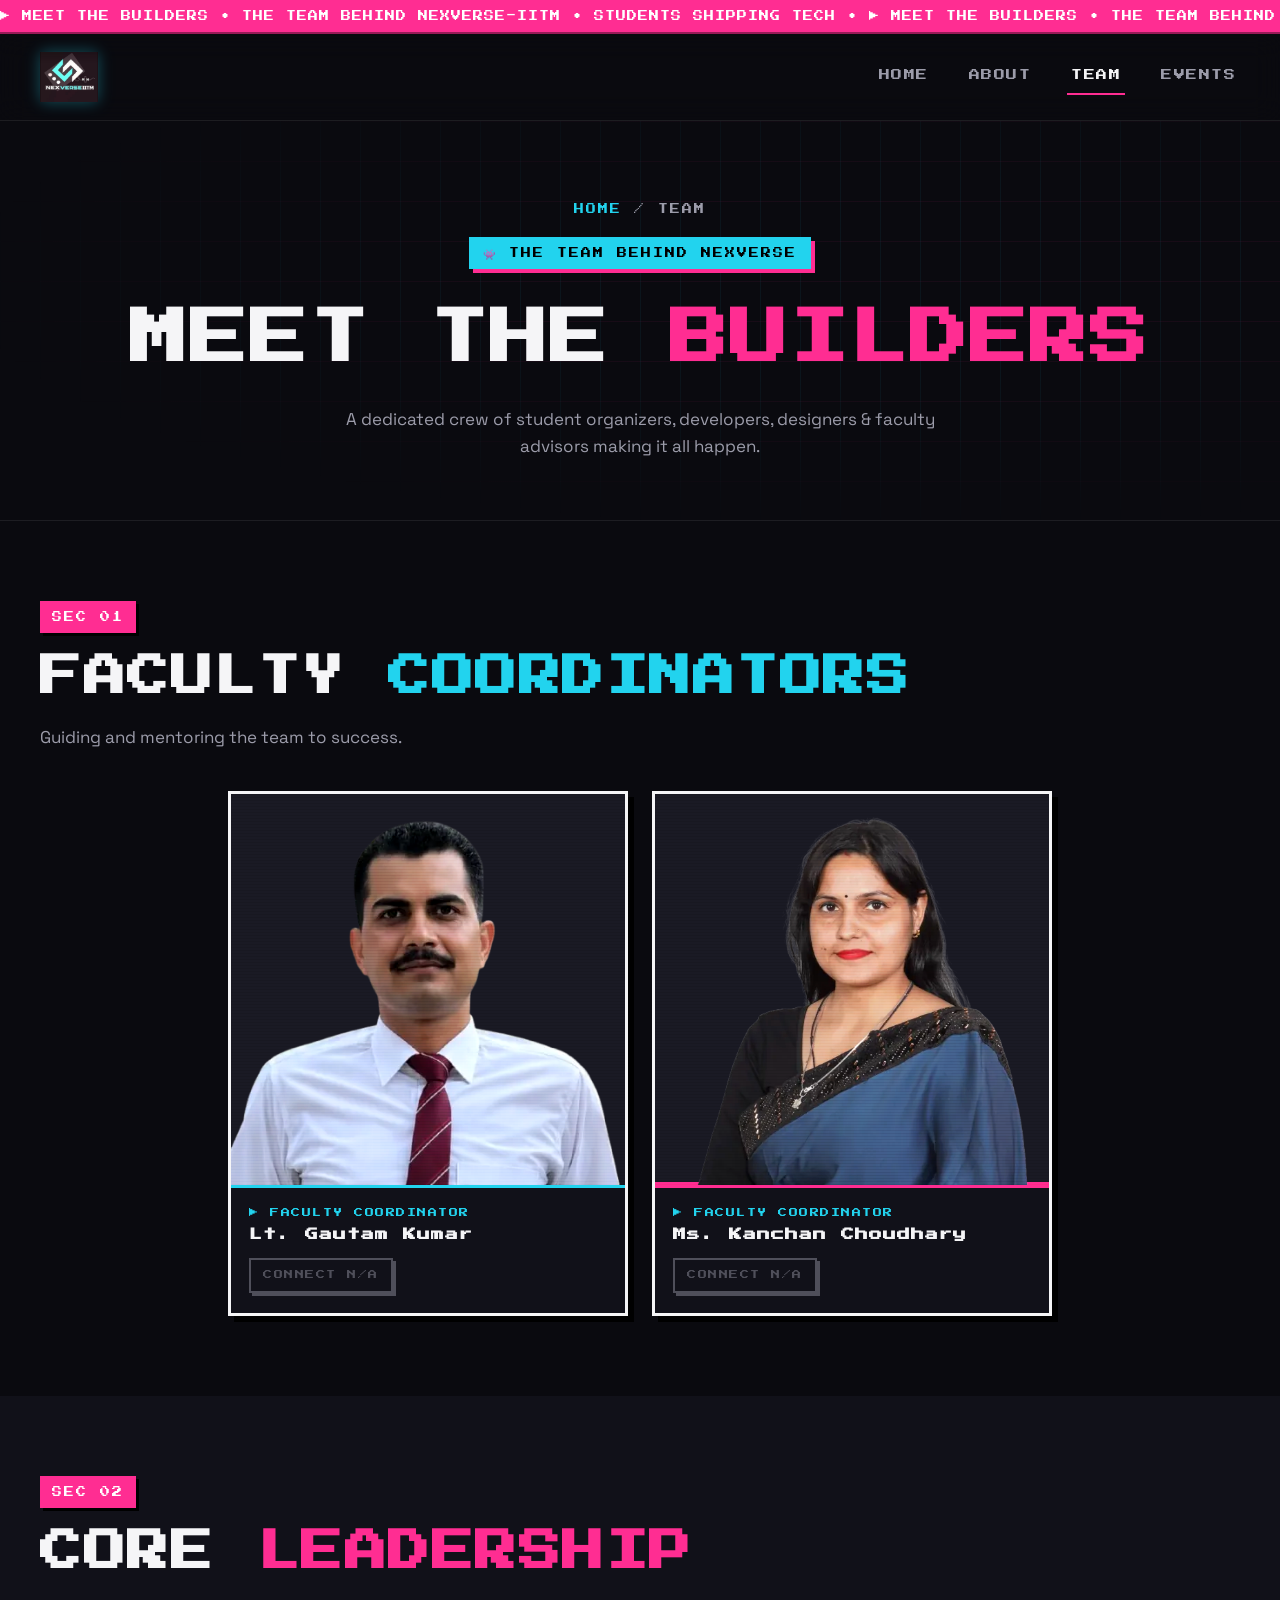
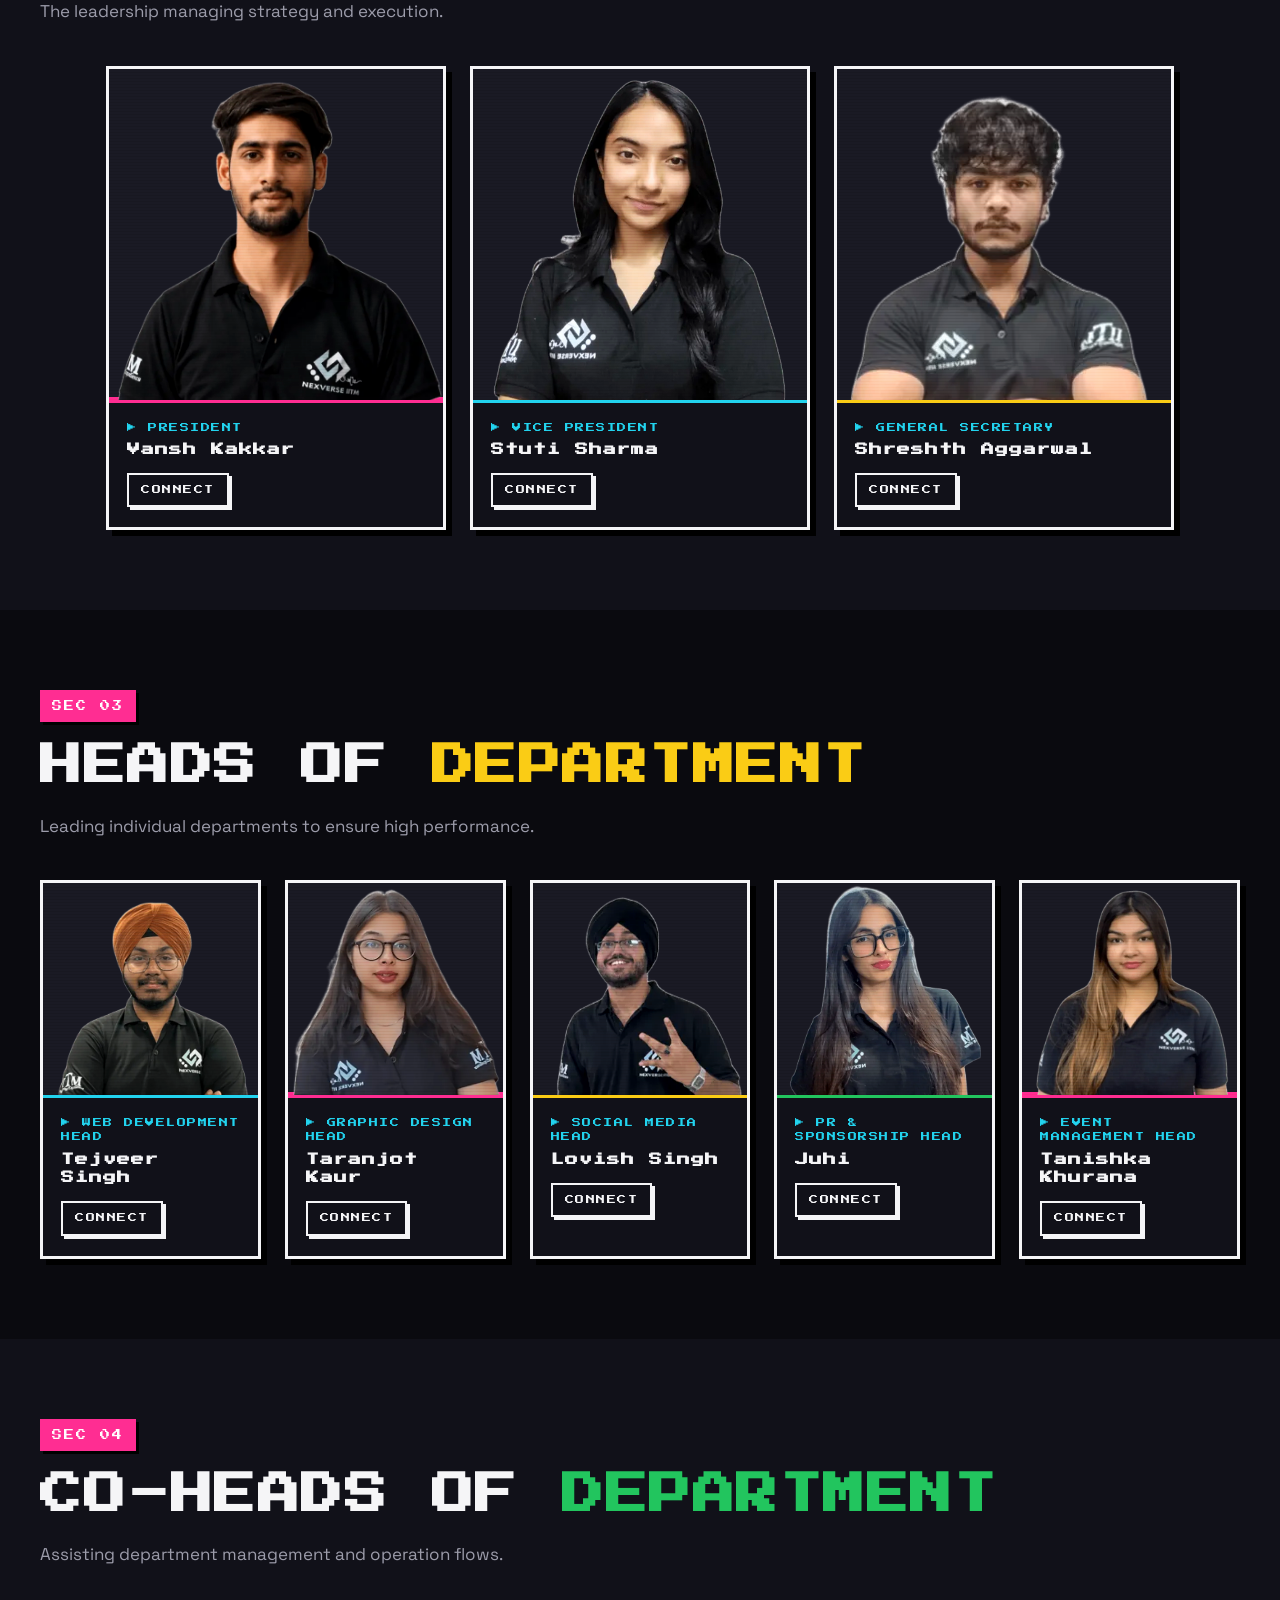
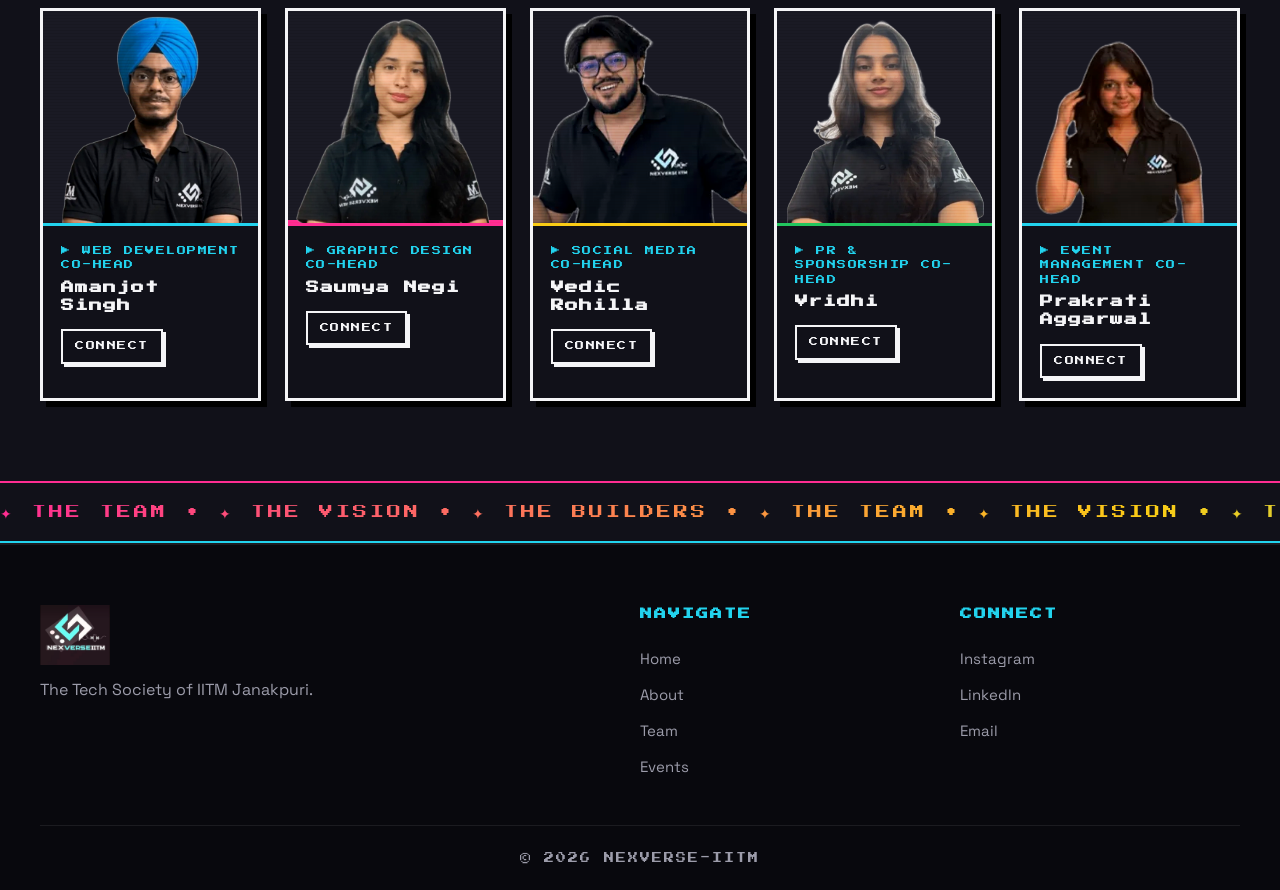
<file: team.html>
<!DOCTYPE html>
<html lang="en">
<head>
  <meta charset="UTF-8" />
  <meta name="viewport" content="width=device-width, initial-scale=1.0" />
  <title>Team | NexVerse IITM</title>
  <meta name="description" content="Meet the NexVerse-IITM team — faculty coordinators, core leadership and department heads behind NexHack 2.0." />
  <link rel="icon" type="image/png" href="assets/favicon.png">
  <link rel="preconnect" href="https://fonts.googleapis.com">
  <link rel="preconnect" href="https://fonts.gstatic.com" crossorigin>
  <link href="https://fonts.googleapis.com/css2?family=Press+Start+2P&family=Space+Grotesk:wght@400;500;600;700&display=swap" rel="stylesheet">
  <link rel="stylesheet" href="css/style.css" />
</head>
<body>
  <div class="ticker-bar" aria-hidden="true">
    <div class="ticker-track">
      <span>▶ MEET THE BUILDERS • THE TEAM BEHIND NEXVERSE-IITM • STUDENTS SHIPPING TECH • ▶ MEET THE BUILDERS • THE TEAM BEHIND NEXVERSE-IITM • STUDENTS SHIPPING TECH •</span>
    </div>
  </div>

  <header class="site-header">
    <a href="index.html" class="logo-link"><img src="assets/logo.jpg" alt="NexVerse IITM" class="logo-img" /></a>
    <nav class="main-nav" id="mainNav">
      <a href="index.html" class="nav-link">HOME</a>
      <a href="about.html" class="nav-link">ABOUT</a>
      <a href="team.html" class="nav-link active">TEAM</a>
      <a href="events.html" class="nav-link">EVENTS</a>
    </nav>
    <button class="nav-toggle" id="navToggle" aria-label="Toggle menu" aria-expanded="false" aria-controls="mainNav"><span></span><span></span><span></span></button>
  </header>

  <section class="page-hero">
    <div class="pixel-grid"></div>
    <div class="breadcrumb"><a href="index.html">HOME</a> / <span>TEAM</span></div>
    <div class="page-badge">👾 THE TEAM BEHIND NEXVERSE</div>
    <h1 class="page-title">MEET THE <span class="pink">BUILDERS</span></h1>
    <p class="page-desc">A dedicated crew of student organizers, developers, designers &amp; faculty advisors making it all happen.</p>
  </section>

  <!-- Faculty -->
  <section class="section">
    <div class="section-tag">SEC 01</div>
    <h2 class="section-title">FACULTY <span class="cyan">COORDINATORS</span></h2>
    <p class="section-desc">Guiding and mentoring the team to success.</p>
    <div class="team-grid two-col" id="facultyGrid"></div>
  </section>

  <!-- Core -->
  <section class="section alt-bg">
    <div class="section-tag">SEC 02</div>
    <h2 class="section-title">CORE <span class="pink">LEADERSHIP</span></h2>
    <p class="section-desc">The leadership managing strategy and execution.</p>
    <div class="team-grid three-col" id="coreGrid"></div>
  </section>

  <!-- Heads -->
  <section class="section">
    <div class="section-tag">SEC 03</div>
    <h2 class="section-title">HEADS OF <span class="yellow">DEPARTMENT</span></h2>
    <p class="section-desc">Leading individual departments to ensure high performance.</p>
    <div class="team-grid" id="headsGrid"></div>
  </section>

  <!-- Co-Heads -->
  <section class="section alt-bg">
    <div class="section-tag">SEC 04</div>
    <h2 class="section-title">CO-HEADS OF <span class="green">DEPARTMENT</span></h2>
    <p class="section-desc">Assisting department management and operation flows.</p>
    <div class="team-grid" id="coHeadsGrid"></div>
  </section>

  <div class="marquee" aria-hidden="true">
    <div class="marquee-track">
      <span>✦ THE TEAM • ✦ THE VISION • ✦ THE BUILDERS • ✦ THE TEAM • ✦ THE VISION • ✦ THE BUILDERS • ✦ THE TEAM • ✦ THE VISION • ✦ THE BUILDERS •</span>
    </div>
  </div>

  <footer class="site-footer">
    <div class="footer-grid">
      <div>
        <img src="assets/logo.jpg" alt="NexVerse" class="footer-logo"/>
        <p>The Tech Society of IITM Janakpuri.</p>
      </div>
      <div>
        <h4>NAVIGATE</h4>
        <a href="index.html">Home</a><a href="about.html">About</a><a href="team.html">Team</a><a href="events.html">Events</a>
      </div>
      <div>
        <h4>CONNECT</h4>
        <a href="https://www.instagram.com/nexverse_iitm/" target="_blank">Instagram</a>
        <a href="https://www.linkedin.com/in/geek-room-iitm/" target="_blank">LinkedIn</a>
        <a href="mailto:nexverse.iitm@gmail.com">Email</a>
      </div>
    </div>
    <div class="footer-bottom">© <span id="year"></span> NEXVERSE-IITM</div>
  </footer>
  <script src="js/script.js"></script>
  <script src="js/team-data.js"></script>
</body>
</html>
</file>
<file: css/style.css>
/* ============ NEXVERSE-IITM SITE ============ */
:root {
  --bg: #0a0a0f;
  --bg-2: #111119;
  --bg-alt: #08080d;
  --fg: #f5f5f7;
  --muted: #9c9caa;
  --pink: #ff2d92;
  --cyan: #22d3ee;
  --purple: #a855f7;
  --yellow: #facc15;
  --green: #22c55e;
  --border: rgba(255,255,255,0.08);
  --pixel-font: 'Press Start 2P', monospace;
  --sans: 'Space Grotesk', system-ui, sans-serif;
}

* { box-sizing: border-box; }
html { scroll-behavior: smooth; }
html, body { margin: 0; padding: 0; }
body {
  background: var(--bg);
  color: var(--fg);
  font-family: var(--sans);
  line-height: 1.6;
  overflow-x: hidden;
}

/* crosshair only inside the hero — pointer everywhere else stays usable */
.hero { cursor: crosshair; }

/* keep anchored sections clear of the sticky header when jumping to them */
section[id] { scroll-margin-top: 110px; }

a { color: inherit; text-decoration: none; }
img { max-width: 100%; display: block; }

::selection { background: var(--pink); color: #fff; }

/* Scrollbar */
::-webkit-scrollbar { width: 10px; height: 10px; }
::-webkit-scrollbar-track { background: var(--bg-alt); }
::-webkit-scrollbar-thumb { background: linear-gradient(180deg, var(--pink), var(--cyan)); border-radius: 0; }

/* ================= TICKER ================= */
.ticker-bar {
  background: var(--pink);
  color: #fff;
  padding: 8px 0;
  font-family: var(--pixel-font);
  font-size: 10px;
  letter-spacing: 1px;
  overflow: hidden;
  border-bottom: 2px solid rgba(0,0,0,0.4);
  position: relative;
  z-index: 60;
}
.ticker-track { white-space: nowrap; animation: ticker 28s linear infinite; }
.ticker-track span { padding-right: 40px; }
@keyframes ticker { from { transform: translateX(0);} to { transform: translateX(-50%);} }

/* ================= HEADER ================= */
.site-header {
  position: sticky; top: 0; z-index: 50;
  display: flex; align-items: center; justify-content: space-between;
  padding: 14px 40px;
  background: rgba(10,10,15,0.6);
  backdrop-filter: blur(14px);
  border-bottom: 1px solid var(--border);
  transition: background 0.3s, box-shadow 0.3s;
}
.site-header.scrolled { background: rgba(10,10,15,0.92); box-shadow: 0 4px 24px rgba(0,0,0,0.4); }
.logo-link { display: flex; align-items: center; }
.logo-img { width: 58px; height: 58px; object-fit: contain; filter: drop-shadow(0 0 8px rgba(34,211,238,0.35)); transition: transform 0.3s; }
.logo-link:hover .logo-img { transform: rotate(-5deg) scale(1.05); }

.main-nav { display: flex; gap: 32px; }
.nav-link {
  font-family: var(--pixel-font);
  font-size: 11px;
  letter-spacing: 1.5px;
  color: var(--muted);
  padding: 8px 4px;
  border-bottom: 2px solid transparent;
  transition: color 0.2s, border-color 0.2s, transform 0.2s;
}
.nav-link:hover { color: var(--cyan); transform: translateY(-2px); }
.nav-link.active { color: var(--fg); border-bottom-color: var(--pink); }

.nav-toggle { display: none; background: none; border: none; padding: 8px; cursor: pointer; }
.nav-toggle span { display: block; width: 24px; height: 2px; background: var(--fg); margin: 5px 0; transition: transform 0.3s, opacity 0.3s; }
.nav-toggle.active span:nth-child(1) { transform: translateY(7px) rotate(45deg); }
.nav-toggle.active span:nth-child(2) { opacity: 0; }
.nav-toggle.active span:nth-child(3) { transform: translateY(-7px) rotate(-45deg); }

/* ================= HERO ================= */
.hero {
  position: relative;
  min-height: 88vh;
  padding: 60px 40px;
  display: grid;
  grid-template-columns: 1.1fr 1fr;
  gap: 40px;
  align-items: center;
  overflow: hidden;
}
.pixel-grid {
  position: absolute; inset: 0;
  background-image:
    linear-gradient(rgba(255,45,146,0.06) 1px, transparent 1px),
    linear-gradient(90deg, rgba(34,211,238,0.06) 1px, transparent 1px);
  background-size: 40px 40px;
  mask-image: radial-gradient(ellipse at 70% 40%, black 30%, transparent 75%);
  pointer-events: none;
  animation: gridMove 30s linear infinite;
}
@keyframes gridMove { from { background-position: 0 0; } to { background-position: 40px 40px; } }

.hero-content { position: relative; z-index: 2; }
.hero-badge {
  display: inline-block;
  padding: 8px 14px;
  background: var(--yellow);
  color: #000;
  font-family: var(--pixel-font);
  font-size: 10px;
  letter-spacing: 1.5px;
  margin-bottom: 30px;
  box-shadow: 4px 4px 0 rgba(0,0,0,0.6);
  transform: rotate(-1deg);
}
.hero-title { font-family: var(--pixel-font); font-size: clamp(32px, 6vw, 68px); line-height: 1.15; margin: 0 0 12px; letter-spacing: 2px; }
.hero-title .hero-title-sub { display: block; font-size: 0.4em; color: var(--cyan); margin-top: 16px; letter-spacing: 4px; }
.glitch {
  position: relative;
  color: var(--fg);
  text-shadow: 3px 0 var(--pink), -3px 0 var(--cyan);
  animation: glitchShift 4s infinite steps(1);
}
@keyframes glitchShift {
  0%, 92%, 100% { text-shadow: 3px 0 var(--pink), -3px 0 var(--cyan); }
  93% { text-shadow: -3px 0 var(--pink), 3px 0 var(--cyan); }
  94% { text-shadow: 5px 0 var(--pink), -5px 0 var(--cyan); }
  95% { text-shadow: 0 0 var(--pink), 0 0 var(--cyan); }
}

.hero-tagline {
  font-family: var(--pixel-font);
  font-size: 14px;
  color: var(--cyan);
  letter-spacing: 3px;
  margin: 20px 0 24px;
}
.dot-sep { color: var(--pink); margin: 0 6px; }
.hero-desc { font-size: 17px; color: var(--muted); max-width: 520px; margin-bottom: 32px; }
.hero-desc strong { color: var(--fg); }

.hero-cta { display: flex; gap: 16px; flex-wrap: wrap; margin-bottom: 40px; }

.btn {
  display: inline-block;
  padding: 14px 22px;
  font-family: var(--pixel-font);
  font-size: 11px;
  letter-spacing: 1.5px;
  border: 2px solid var(--fg);
  background: transparent;
  color: var(--fg);
  cursor: pointer;
  box-shadow: 4px 4px 0 var(--fg);
  transition: transform 0.15s ease, box-shadow 0.15s ease, background 0.2s, color 0.2s;
}
.btn:hover { transform: translate(-2px,-2px); box-shadow: 6px 6px 0 var(--pink); }
.btn:active { transform: translate(2px,2px); box-shadow: 0 0 0 var(--fg); }
.btn-primary { background: var(--pink); color: #fff; border-color: var(--pink); box-shadow: 4px 4px 0 #000; }
.btn-primary:hover { background: #ff5aac; box-shadow: 6px 6px 0 var(--cyan); }
.btn-ghost { background: transparent; }
.btn-mini { padding: 8px 12px; font-size: 9px; box-shadow: 3px 3px 0 var(--fg); }

.hero-socials { display: flex; gap: 12px; }
.hero-socials a {
  width: 40px; height: 40px;
  display: grid; place-items: center;
  border: 2px solid var(--border);
  color: var(--muted);
  transition: color 0.2s, border-color 0.2s, transform 0.2s;
}
.hero-socials a:hover { color: var(--pink); border-color: var(--pink); transform: translateY(-3px); }

/* Hero Visual */
.hero-visual { position: relative; z-index: 2; display: grid; place-items: center; min-height: 420px; }
.logo-card {
  position: relative;
  width: 340px; height: 340px;
  background: #1a1a24;
  border: 3px solid var(--cyan);
  box-shadow: 10px 10px 0 var(--pink), 0 0 40px rgba(34,211,238,0.3);
  display: grid; place-items: center;
  animation: floaty 6s ease-in-out infinite;
  transform: rotate(-3deg);
}
.logo-card img { width: 78%; height: 78%; object-fit: contain; }
@keyframes floaty { 0%, 100% { transform: rotate(-3deg) translateY(0); } 50% { transform: rotate(-3deg) translateY(-14px); } }

.floating-badge {
  position: absolute;
  padding: 8px 12px;
  font-family: var(--pixel-font);
  font-size: 9px;
  letter-spacing: 1.5px;
  color: #000;
  box-shadow: 4px 4px 0 rgba(0,0,0,0.6);
  animation: floatyBadge 4s ease-in-out infinite;
}
.badge-pink { background: var(--pink); color: #fff; top: 10%; right: 6%; transform: rotate(6deg); }
.badge-cyan { background: var(--cyan); bottom: 12%; left: 4%; transform: rotate(-8deg); animation-delay: 1s; }
.badge-yellow { background: var(--yellow); top: 50%; right: 0; transform: rotate(4deg); animation-delay: 2s; }
@keyframes floatyBadge { 0%,100% { transform-origin: center; } 50% { translate: 0 -8px; } }

/* ================= STATS STRIP ================= */
.stats-strip {
  display: grid;
  grid-template-columns: repeat(4, 1fr);
  background: var(--bg-2);
  border-top: 2px solid var(--border);
  border-bottom: 2px solid var(--border);
}
.stat {
  padding: 30px 20px;
  text-align: center;
  border-right: 1px solid var(--border);
  opacity: 0;
  transform: translateY(20px);
  transition: opacity 0.6s, transform 0.6s;
}
.stat.in-view { opacity: 1; transform: none; }
.stat:last-child { border-right: none; }
.stat-num { display: block; font-family: var(--pixel-font); font-size: clamp(28px, 4vw, 44px); margin-bottom: 8px; }
.stat-label { display: block; font-family: var(--pixel-font); font-size: 10px; letter-spacing: 2px; color: var(--muted); }

.pink { color: var(--pink); }
.cyan { color: var(--cyan); }
.yellow { color: var(--yellow); }
.green { color: var(--green); }
.purple { color: var(--purple); }

.pink-bg { background: var(--pink); color: #fff; }
.cyan-bg { background: var(--cyan); color: #000; }
.yellow-bg { background: var(--yellow); color: #000; }
.green-bg { background: var(--green); color: #000; }

/* ================= SECTIONS ================= */
.section {
  padding: 80px 40px;
  max-width: 1280px;
  margin: 0 auto;
  position: relative;
  opacity: 0;
  transform: translateY(30px);
  transition: opacity 0.7s ease, transform 0.7s ease;
}
.section.in-view { opacity: 1; transform: none; }
.section.alt-bg { background: var(--bg-2); max-width: 100%; padding: 80px 40px; }
.section.alt-bg > .section-title, .section.alt-bg > .section-tag, .section.alt-bg > .section-desc { max-width: 1200px; margin-left: auto; margin-right: auto; }

.section-tag {
  display: inline-block;
  font-family: var(--pixel-font);
  font-size: 10px;
  letter-spacing: 2px;
  padding: 8px 12px;
  background: var(--pink);
  color: #fff;
  margin-bottom: 18px;
  box-shadow: 3px 3px 0 #000;
}
.section-title {
  font-family: var(--pixel-font);
  font-size: clamp(24px, 3.6vw, 42px);
  line-height: 1.25;
  margin: 0 0 20px;
  letter-spacing: 1.5px;
}
.section-desc { color: var(--muted); font-size: 17px; max-width: 640px; margin: 0 0 32px; }
.cta-row { display: flex; gap: 16px; flex-wrap: wrap; }

/* ================= MARQUEE ================= */
.marquee {
  background: var(--bg-2);
  border-top: 2px solid var(--pink);
  border-bottom: 2px solid var(--cyan);
  overflow: hidden;
  padding: 18px 0;
  font-family: var(--pixel-font);
  font-size: 14px;
  letter-spacing: 3px;
}
.marquee-track { white-space: nowrap; animation: ticker 40s linear infinite; }
.marquee-track span { padding-right: 40px; background: linear-gradient(90deg, var(--pink), var(--yellow), var(--cyan)); -webkit-background-clip: text; background-clip: text; color: transparent; }

/* ================= FOOTER ================= */
.site-footer { background: var(--bg-alt); padding: 60px 40px 24px; border-top: 2px solid var(--border); }
.footer-grid { display: grid; grid-template-columns: 2fr 1fr 1fr; gap: 40px; max-width: 1200px; margin: 0 auto 40px; }
.footer-grid h4 { font-family: var(--pixel-font); font-size: 12px; letter-spacing: 2px; color: var(--cyan); margin: 0 0 16px; }
.footer-grid a { display: block; padding: 6px 0; color: var(--muted); font-size: 15px; transition: color 0.2s; }
.footer-grid a:hover { color: var(--pink); }
.footer-grid p { color: var(--muted); margin: 12px 0; max-width: 320px; }
.footer-logo { width: 70px; }
.footer-bottom { text-align: center; padding-top: 24px; border-top: 1px solid var(--border); font-family: var(--pixel-font); font-size: 10px; letter-spacing: 2px; color: var(--muted); }

/* ================= PAGE HERO ================= */
.page-hero {
  position: relative;
  padding: 80px 40px 60px;
  text-align: center;
  overflow: hidden;
  border-bottom: 1px solid var(--border);
}
.breadcrumb { font-family: var(--pixel-font); font-size: 10px; letter-spacing: 2px; color: var(--muted); margin-bottom: 20px; position: relative; z-index: 2; }
.breadcrumb a { color: var(--cyan); }
.breadcrumb a:hover { color: var(--pink); }
.page-badge { display: inline-block; padding: 8px 14px; background: var(--cyan); color: #000; font-family: var(--pixel-font); font-size: 10px; letter-spacing: 2px; margin-bottom: 24px; box-shadow: 4px 4px 0 var(--pink); position: relative; z-index: 2; }
.page-title { font-family: var(--pixel-font); font-size: clamp(30px, 5vw, 58px); margin: 0 0 20px; letter-spacing: 2px; position: relative; z-index: 2; }
.page-desc { color: var(--muted); font-size: 17px; max-width: 640px; margin: 0 auto; position: relative; z-index: 2; }

/* ================= ABOUT PAGE ================= */
.about-grid { display: grid; grid-template-columns: 1.2fr 1fr; gap: 60px; align-items: center; }
.about-text p { color: var(--muted); font-size: 17px; margin-bottom: 18px; }
.about-text strong { color: var(--fg); }
.about-visual { position: relative; min-height: 460px; }
.tilt-card { position: absolute; width: 260px; }
.tilt-1 { top: 0; left: 0; transform: rotate(-6deg); }
.tilt-2 { top: 110px; right: 0; transform: rotate(5deg); }
.tilt-3 { bottom: 0; left: 50px; transform: rotate(-3deg); }
.tilt-inner {
  padding: 24px 20px;
  background: var(--bg-2);
  border: 3px solid;
  box-shadow: 8px 8px 0 #000;
  font-size: 15px;
  color: var(--fg);
  line-height: 1.5;
  transition: transform 0.3s;
}
.tilt-card:hover .tilt-inner { transform: translate(-4px, -4px); }
.tilt-inner strong { font-family: var(--pixel-font); font-size: 11px; letter-spacing: 2px; display: block; margin: 8px 0; }
.cyan-border { border-color: var(--cyan); }
.pink-border { border-color: var(--pink); }
.yellow-border { border-color: var(--yellow); }

/* Pillars */
.pillar-grid { display: grid; grid-template-columns: repeat(4, 1fr); gap: 20px; max-width: 1200px; margin: 40px auto 0; }
.pillar-card { background: var(--bg); padding: 28px 22px; border: 3px solid; box-shadow: 6px 6px 0 #000; transition: transform 0.25s, box-shadow 0.25s; }
.pillar-card:hover { transform: translate(-3px, -3px); box-shadow: 9px 9px 0 var(--pink); }
.pillar-icon { font-size: 26px; margin-bottom: 12px; color: var(--pink); }
.pillar-card h3 { font-family: var(--pixel-font); font-size: 13px; letter-spacing: 1.5px; margin: 0 0 12px; }
.pillar-card p { color: var(--muted); font-size: 15px; margin: 0; }
.border-pink { border-color: var(--pink); }
.border-pink .pillar-icon { color: var(--pink); }
.border-cyan { border-color: var(--cyan); }
.border-cyan .pillar-icon { color: var(--cyan); }
.border-yellow { border-color: var(--yellow); }
.border-yellow .pillar-icon { color: var(--yellow); }
.border-green { border-color: var(--green); }
.border-green .pillar-icon { color: var(--green); }

.num-grid { display: grid; grid-template-columns: repeat(4, 1fr); gap: 20px; max-width: 1200px; margin: 40px auto 0; }
.num-card { background: var(--bg-2); padding: 30px 20px; border: 2px solid var(--border); text-align: center; transition: transform 0.25s, border-color 0.25s; }
.num-card:hover { transform: translateY(-4px); border-color: var(--pink); }

/* ================= TEAM PAGE ================= */
.team-grid { display: grid; grid-template-columns: repeat(auto-fill, minmax(220px, 1fr)); gap: 24px; max-width: 1200px; margin: 40px auto 0; }
.team-grid.two-col { grid-template-columns: repeat(2, minmax(220px, 400px)); justify-content: center; }
.team-grid.three-col { grid-template-columns: repeat(3, minmax(220px, 340px)); justify-content: center; }

.member-card {
  background: var(--bg-2);
  border: 3px solid;
  padding: 0;
  box-shadow: 6px 6px 0 #000;
  transition: transform 0.25s, box-shadow 0.25s;
  opacity: 0;
  transform: translateY(20px);
  overflow: hidden;
}
.member-card.in-view { opacity: 1; transform: none; }
.member-card:hover { transform: translate(-3px, -3px); box-shadow: 9px 9px 0 var(--pink); }

.member-photo-wrap {
  position: relative;
  width: 100%;
  aspect-ratio: 1 / 1;
  overflow: hidden;
  border-bottom: 3px solid;
  background: #1a1a24;
}
.member-photo-wrap img {
  width: 100%; height: 100%;
  object-fit: cover;
  object-position: center top;
  filter: saturate(1.05) contrast(1.05);
  transition: transform 0.5s ease, filter 0.4s ease;
  display: block;
}
.member-card:hover .member-photo-wrap img { transform: scale(1.06); filter: saturate(1.2) contrast(1.1); }
.member-scanline {
  position: absolute; inset: 0;
  background: repeating-linear-gradient(
    0deg,
    rgba(0,0,0,0.15) 0px,
    rgba(0,0,0,0.15) 1px,
    transparent 1px,
    transparent 3px
  );
  pointer-events: none;
  opacity: 0.55;
  mix-blend-mode: overlay;
}
.pink-photo { border-bottom-color: var(--pink); box-shadow: inset 0 -3px 0 var(--pink); }
.cyan-photo { border-bottom-color: var(--cyan); }
.yellow-photo { border-bottom-color: var(--yellow); }
.green-photo { border-bottom-color: var(--green); }

.member-info { padding: 18px 18px 20px; }
.member-tag { font-family: var(--pixel-font); font-size: 9px; letter-spacing: 1.5px; color: var(--cyan); margin-bottom: 6px; }
.member-name { font-family: var(--pixel-font); font-size: 13px; letter-spacing: 1px; margin: 0 0 14px; line-height: 1.4; }

/* ================= EVENTS PAGE ================= */
.featured-event { display: grid; grid-template-columns: 1.1fr 1fr; gap: 60px; align-items: center; }
.event-badge { display: inline-block; padding: 8px 12px; font-family: var(--pixel-font); font-size: 10px; letter-spacing: 1.5px; margin-bottom: 20px; box-shadow: 3px 3px 0 #000; }
.event-badge.pink { background: var(--pink); color: #fff; }
.event-title { font-family: var(--pixel-font); font-size: clamp(32px, 5vw, 58px); margin: 0 0 12px; letter-spacing: 2px; }
.event-sub { font-family: var(--pixel-font); font-size: 12px; letter-spacing: 2px; color: var(--cyan); margin: 0 0 20px; }
.event-desc { color: var(--muted); font-size: 17px; margin-bottom: 28px; max-width: 520px; }
.event-meta { display: grid; grid-template-columns: repeat(2, 1fr); gap: 12px; margin-bottom: 28px; max-width: 480px; }
.meta-item { border-left: 3px solid var(--pink); padding: 6px 12px; background: var(--bg-2); }
.meta-label { display: block; font-family: var(--pixel-font); font-size: 9px; letter-spacing: 1.5px; color: var(--muted); margin-bottom: 4px; }
.meta-val { display: block; font-family: var(--pixel-font); font-size: 13px; color: var(--fg); }

.featured-visual { display: grid; gap: 16px; }
.prize-card {
  background: var(--bg-2);
  border: 3px solid var(--pink);
  padding: 22px;
  box-shadow: 8px 8px 0 #000;
  position: relative;
  transition: transform 0.25s;
}
.prize-card:hover { transform: translate(-4px, -4px); }
.prize-card.first { border-color: var(--cyan); transform: rotate(-1.5deg); }
.prize-card.first:hover { transform: rotate(-1.5deg) translate(-4px, -4px); }
.prize-card.second { border-color: var(--pink); transform: rotate(1deg); }
.prize-card.second:hover { transform: rotate(1deg) translate(-4px, -4px); }
.prize-card.third { border-color: var(--yellow); transform: rotate(-0.5deg); }
.prize-card.third:hover { transform: rotate(-0.5deg) translate(-4px, -4px); }
.prize-rank { font-size: 26px; margin-bottom: 6px; }
.prize-place { font-family: var(--pixel-font); font-size: 11px; letter-spacing: 2px; color: var(--muted); }
.prize-amt { font-family: var(--pixel-font); font-size: 26px; margin: 8px 0 12px; }
.prize-card ul { margin: 0; padding-left: 18px; color: var(--muted); font-size: 14px; }
.prize-card ul li { margin-bottom: 4px; }

/* Tracks */
.track-grid { display: grid; grid-template-columns: repeat(auto-fill, minmax(260px, 1fr)); gap: 20px; max-width: 1200px; margin: 40px auto 0; }
.track-card { background: var(--bg); padding: 24px; border: 3px solid; box-shadow: 6px 6px 0 #000; transition: transform 0.25s, box-shadow 0.25s; }
.track-card:hover { transform: translate(-3px, -3px); box-shadow: 9px 9px 0 var(--pink); }
.track-icon { font-size: 22px; margin-bottom: 10px; }
.border-pink .track-icon { color: var(--pink); }
.border-cyan .track-icon { color: var(--cyan); }
.border-yellow .track-icon { color: var(--yellow); }
.border-green .track-icon { color: var(--green); }
.track-card h3 { font-family: var(--pixel-font); font-size: 12px; letter-spacing: 1.5px; margin: 0 0 12px; line-height: 1.5; }
.track-card p { color: var(--muted); font-size: 14px; margin: 0 0 14px; }
.tags { display: flex; flex-wrap: wrap; gap: 6px; }
.tags span { font-family: var(--pixel-font); font-size: 9px; padding: 4px 8px; background: var(--bg-2); border: 1px solid var(--border); }

/* Timeline */
.timeline { max-width: 900px; margin: 40px auto 0; position: relative; }
.timeline::before { content: ''; position: absolute; left: 32px; top: 0; bottom: 0; width: 3px; background: linear-gradient(180deg, var(--pink), var(--cyan), var(--yellow), var(--green)); }
.tl-item { display: grid; grid-template-columns: 80px 1fr; gap: 20px; margin-bottom: 30px; position: relative; opacity: 0; transform: translateX(-20px); transition: opacity 0.5s, transform 0.5s; }
.tl-item.in-view { opacity: 1; transform: none; }
.tl-marker { width: 68px; height: 68px; display: grid; place-items: center; font-family: var(--pixel-font); font-size: 18px; box-shadow: 4px 4px 0 #000; }
.tl-card { background: var(--bg-2); border: 3px solid; padding: 24px; box-shadow: 6px 6px 0 #000; }
.tl-tag { font-family: var(--pixel-font); font-size: 10px; letter-spacing: 1.5px; color: var(--cyan); margin-bottom: 10px; }
.tl-card h3 { font-family: var(--pixel-font); font-size: 14px; letter-spacing: 1px; margin: 0 0 12px; }
.tl-card p { color: var(--muted); font-size: 15px; margin: 0; }

/* Past Events */
.past-grid { display: grid; grid-template-columns: repeat(auto-fill, minmax(260px, 1fr)); gap: 24px; max-width: 1200px; margin: 40px auto 0; }
.past-card { background: var(--bg); padding: 24px; border: 3px solid; box-shadow: 6px 6px 0 #000; transition: transform 0.25s; }
.past-card:hover { transform: translate(-3px, -3px); }
.past-year { font-family: var(--pixel-font); font-size: 11px; letter-spacing: 2px; color: var(--muted); margin-bottom: 8px; }
.past-card h3 { font-family: var(--pixel-font); font-size: 14px; letter-spacing: 1.5px; margin: 0 0 12px; }
.past-card p { color: var(--muted); font-size: 14px; margin: 0 0 14px; }
.past-tags { display: flex; gap: 6px; flex-wrap: wrap; }
.past-tags span { font-family: var(--pixel-font); font-size: 9px; padding: 4px 8px; background: var(--bg-2); border: 1px solid var(--border); }

/* Common Reveal */
.pillar-card, .track-card, .past-card, .prize-card, .num-card, .featured-info, .featured-visual, .about-visual, .about-text {
  opacity: 0; transform: translateY(20px); transition: opacity 0.6s, transform 0.6s;
}
.in-view { opacity: 1 !important; transform: none !important; }

/* ================= RESPONSIVE ================= */
@media (max-width: 900px) {
  .hero { grid-template-columns: 1fr; padding: 40px 20px; }
  .hero-visual { min-height: 340px; margin-top: 20px; }
  .logo-card { width: 260px; height: 260px; }
  .stats-strip { grid-template-columns: repeat(2, 1fr); }
  .stat:nth-child(2) { border-right: none; }
  .about-grid, .featured-event { grid-template-columns: 1fr; }
  .pillar-grid, .num-grid { grid-template-columns: repeat(2, 1fr); }
  .footer-grid { grid-template-columns: 1fr; }
  .site-header { padding: 12px 20px; }
  .section { padding: 60px 20px; }
  .section.alt-bg { padding: 60px 20px; }
  .team-grid.two-col, .team-grid.three-col { grid-template-columns: 1fr; }

  .nav-toggle { display: block; }
  .main-nav {
    position: absolute;
    top: 100%; left: 0; right: 0;
    background: var(--bg-2);
    flex-direction: column;
    gap: 0;
    padding: 0;
    border-bottom: 1px solid var(--border);
    max-height: 0;
    overflow: hidden;
    transition: max-height 0.3s ease;
  }
  .main-nav.open { max-height: 500px; }
  .main-nav .nav-link { padding: 18px 20px; border-bottom: 1px solid var(--border); }
}
@media (max-width: 520px) {
  .stats-strip { grid-template-columns: 1fr 1fr; }
  .pillar-grid, .num-grid, .track-grid { grid-template-columns: 1fr; }
  .event-meta { grid-template-columns: 1fr; }
  .timeline::before { left: 20px; }
  .tl-item { grid-template-columns: 50px 1fr; gap: 12px; }
  .tl-marker { width: 44px; height: 44px; font-size: 13px; }
  .hero-title { font-size: 34px; }
  .page-title { font-size: 32px; }
  .event-title { font-size: 36px; }
}

/* ============================================================
   FEATURE 1: COUNTDOWN (events page)
   ============================================================ */
.countdown { display: flex; align-items: stretch; gap: 10px; flex-wrap: wrap; margin: 30px 0; max-width: 520px; }
.cd-status { width: 100%; font-family: var(--pixel-font); font-size: 10px; letter-spacing: 1.5px; color: var(--yellow); margin-bottom: 4px; }
.cd-box { background: var(--bg); border: 3px solid var(--cyan); box-shadow: 5px 5px 0 #000; padding: 14px 10px; min-width: 88px; text-align: center; }
.cd-num { display: block; font-family: var(--pixel-font); font-size: 26px; color: var(--fg); }
.cd-label { display: block; font-family: var(--pixel-font); font-size: 9px; letter-spacing: 2px; color: var(--muted); margin-top: 8px; }
.cd-sep { font-family: var(--pixel-font); font-size: 22px; color: var(--pink); align-self: center; }
@media (max-width: 520px) {
  .cd-box { min-width: 64px; padding: 10px 6px; }
  .cd-num { font-size: 18px; }
  .cd-sep { font-size: 16px; }
}

/* ============================================================
   FEATURE 3: PHOTO GALLERY + LIGHTBOX
   ============================================================ */
.gallery-grid { display: grid; grid-template-columns: repeat(4, 1fr); gap: 16px; max-width: 1200px; margin: 40px auto 0; }
.gallery-item {
  margin: 0;
  aspect-ratio: 3 / 4;
  border: 3px solid var(--border);
  box-shadow: 6px 6px 0 #000;
  overflow: hidden;
  cursor: pointer;
  background: var(--bg-2);
  opacity: 0;
  transform: translateY(20px);
  transition: opacity 0.6s, transform 0.6s, border-color 0.25s;
}
.gallery-item:nth-child(4n+1) { border-color: var(--cyan); }
.gallery-item:nth-child(4n+2) { border-color: var(--pink); }
.gallery-item:nth-child(4n+3) { border-color: var(--yellow); }
.gallery-item:nth-child(4n+4) { border-color: var(--green); }
.gallery-item:focus-visible { outline: 3px solid var(--cyan); outline-offset: 2px; }
.gallery-item img { width: 100%; height: 100%; object-fit: cover; transition: transform 0.5s ease, filter 0.4s ease; }
.gallery-item:hover img, .gallery-item:focus-visible img { transform: scale(1.08); filter: saturate(1.15); }

.lightbox {
  position: fixed; inset: 0; z-index: 200;
  background: rgba(5, 5, 10, 0.92);
  backdrop-filter: blur(8px);
  display: none;
  align-items: center; justify-content: center;
  padding: 20px;
}
.lightbox.open { display: flex; animation: lbFade 0.2s ease; }
@keyframes lbFade { from { opacity: 0; } to { opacity: 1; } }
.lb-img { max-width: min(92vw, 900px); max-height: 82vh; object-fit: contain; border: 3px solid var(--cyan); box-shadow: 10px 10px 0 var(--pink); }
.lb-btn {
  position: absolute;
  width: 44px; height: 44px;
  display: grid; place-items: center;
  background: var(--bg-2); color: var(--fg);
  border: 2px solid var(--fg);
  font-size: 15px; cursor: pointer;
  box-shadow: 3px 3px 0 #000;
  transition: transform 0.15s, box-shadow 0.15s;
}
.lb-btn:hover { transform: translate(-2px, -2px); box-shadow: 5px 5px 0 var(--pink); }
.lb-close { top: 24px; right: 24px; }
.lb-prev { left: 20px; top: calc(50% - 22px); }
.lb-next { right: 20px; top: calc(50% - 22px); }
.lb-counter {
  position: absolute; bottom: 24px; left: 50%;
  transform: translateX(-50%);
  font-family: var(--pixel-font); font-size: 10px; letter-spacing: 2px;
  color: var(--muted); background: var(--bg-2);
  padding: 8px 12px; border: 1px solid var(--border);
}
@media (max-width: 900px) { .gallery-grid { grid-template-columns: repeat(3, 1fr); } }
@media (max-width: 520px) {
  .gallery-grid { grid-template-columns: repeat(2, 1fr); gap: 10px; }
  .lb-prev { left: 8px; }
  .lb-next { right: 8px; }
}

/* Disabled state for team CONNECT buttons (mirrors official site's "CONNECT N/A") */
.btn-disabled { opacity: 0.45; cursor: not-allowed; border-color: var(--muted); color: var(--muted); box-shadow: 3px 3px 0 var(--muted); }
.btn-disabled:hover { transform: none; box-shadow: 3px 3px 0 var(--muted); }

/* ============================================================
   ACCESSIBILITY: respect users who ask their OS for less motion
   ============================================================ */
@media (prefers-reduced-motion: reduce) {
  html { scroll-behavior: auto; }
  *, *::before, *::after {
    animation-duration: 0.01ms !important;
    animation-iteration-count: 1 !important;
    transition-duration: 0.01ms !important;
  }
  .ticker-track, .marquee-track { animation: none !important; }
}
</file>
